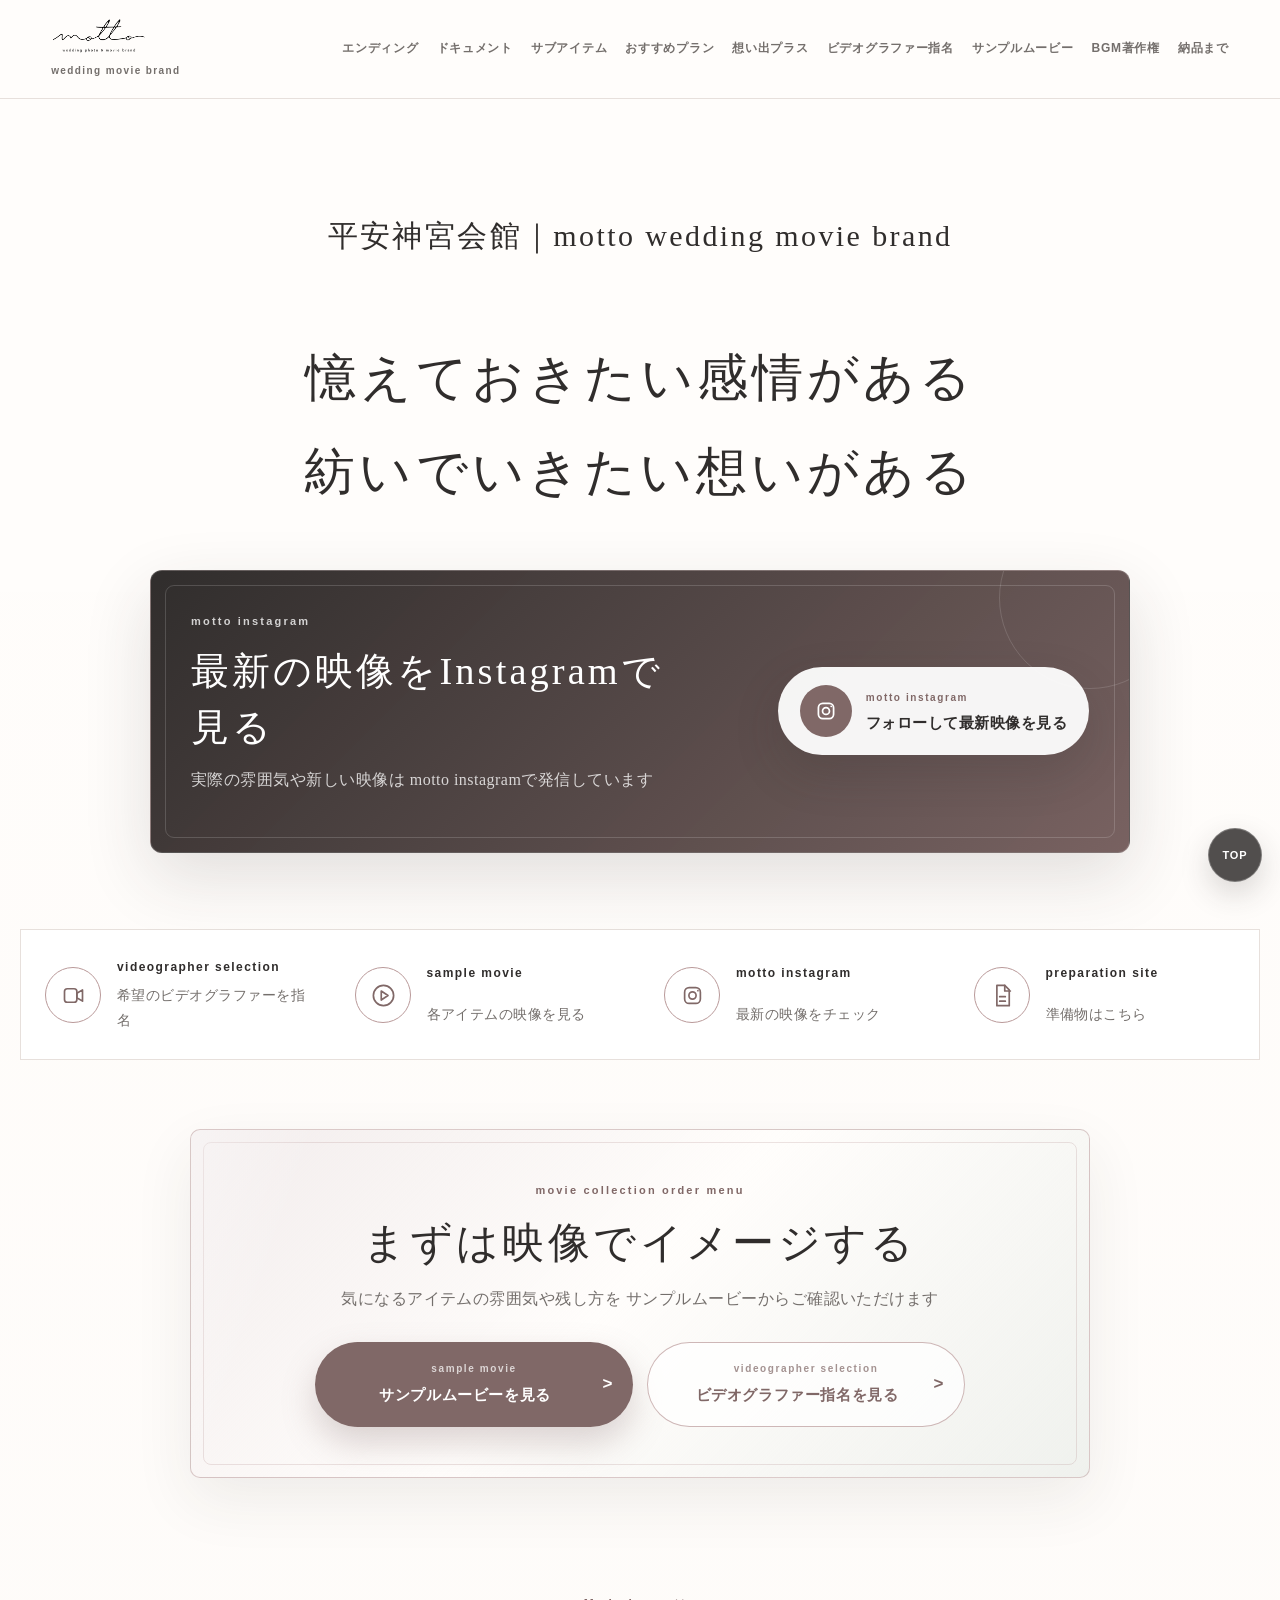
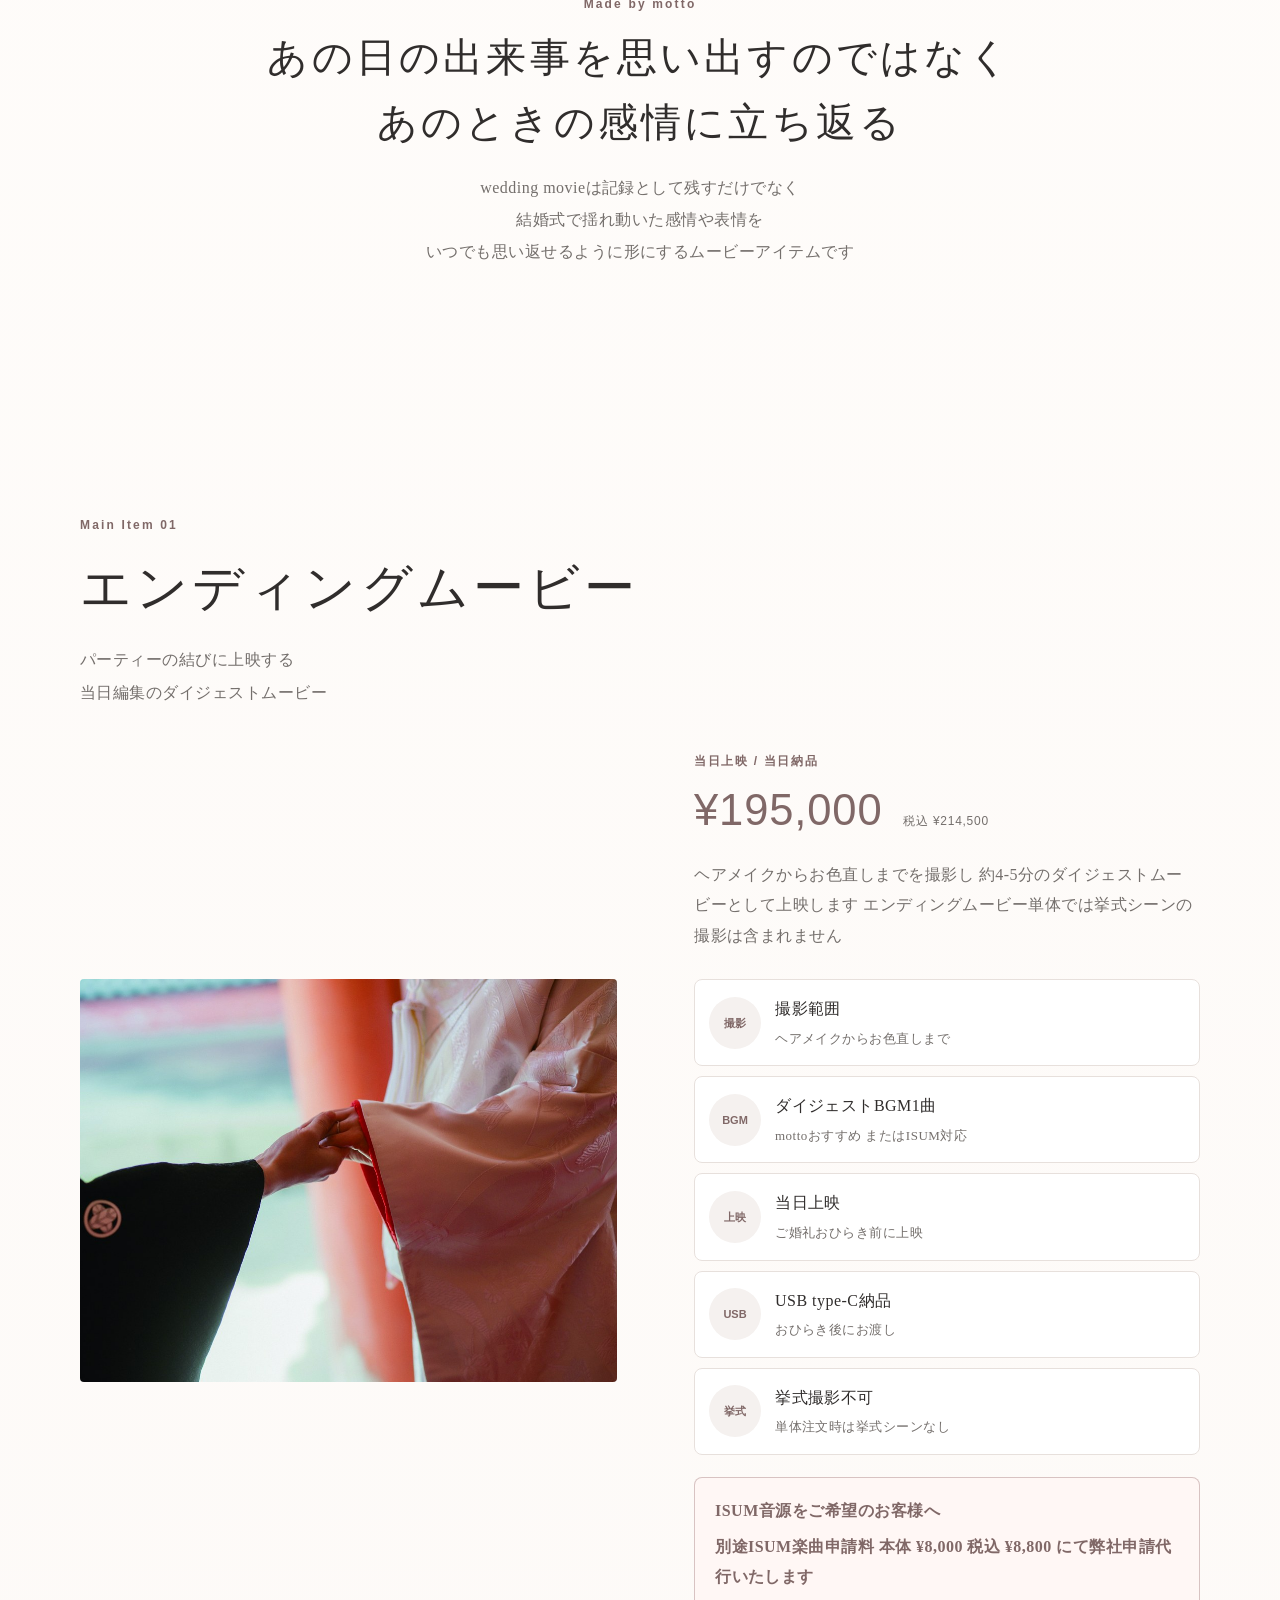
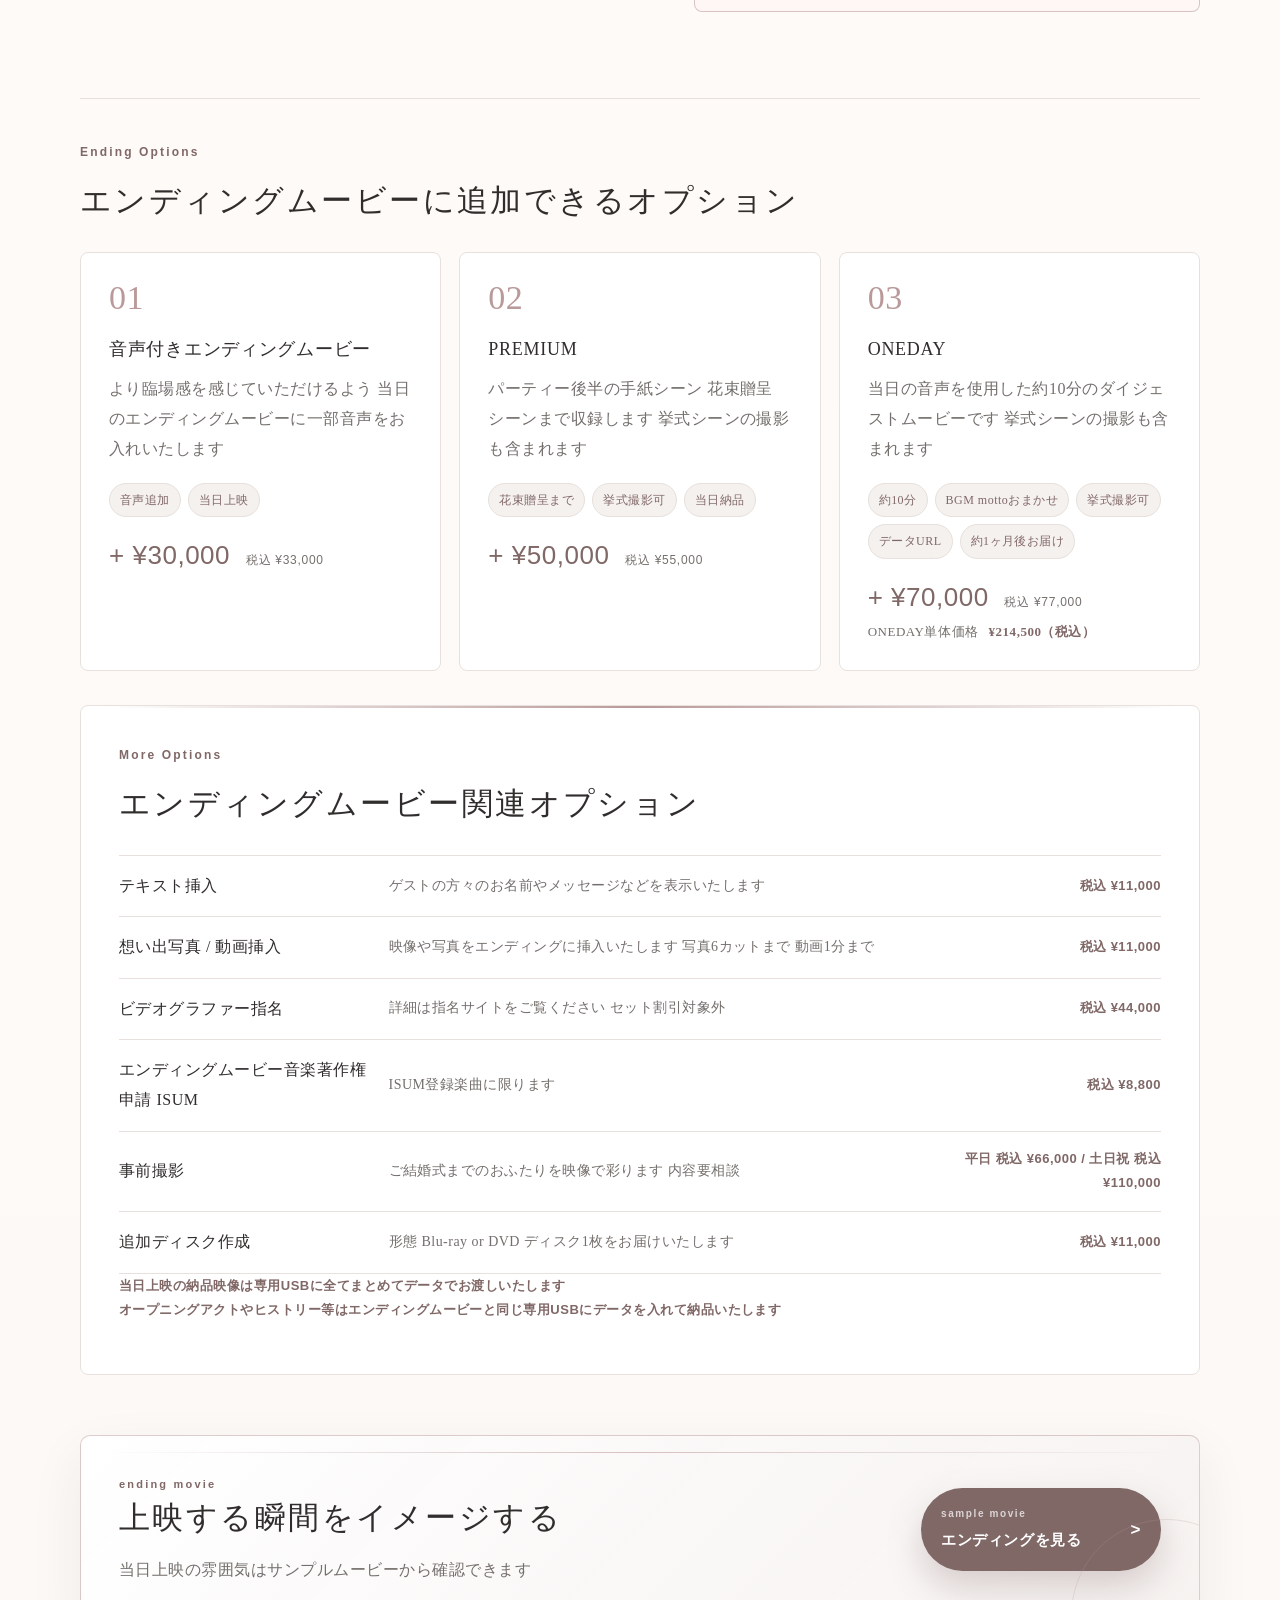
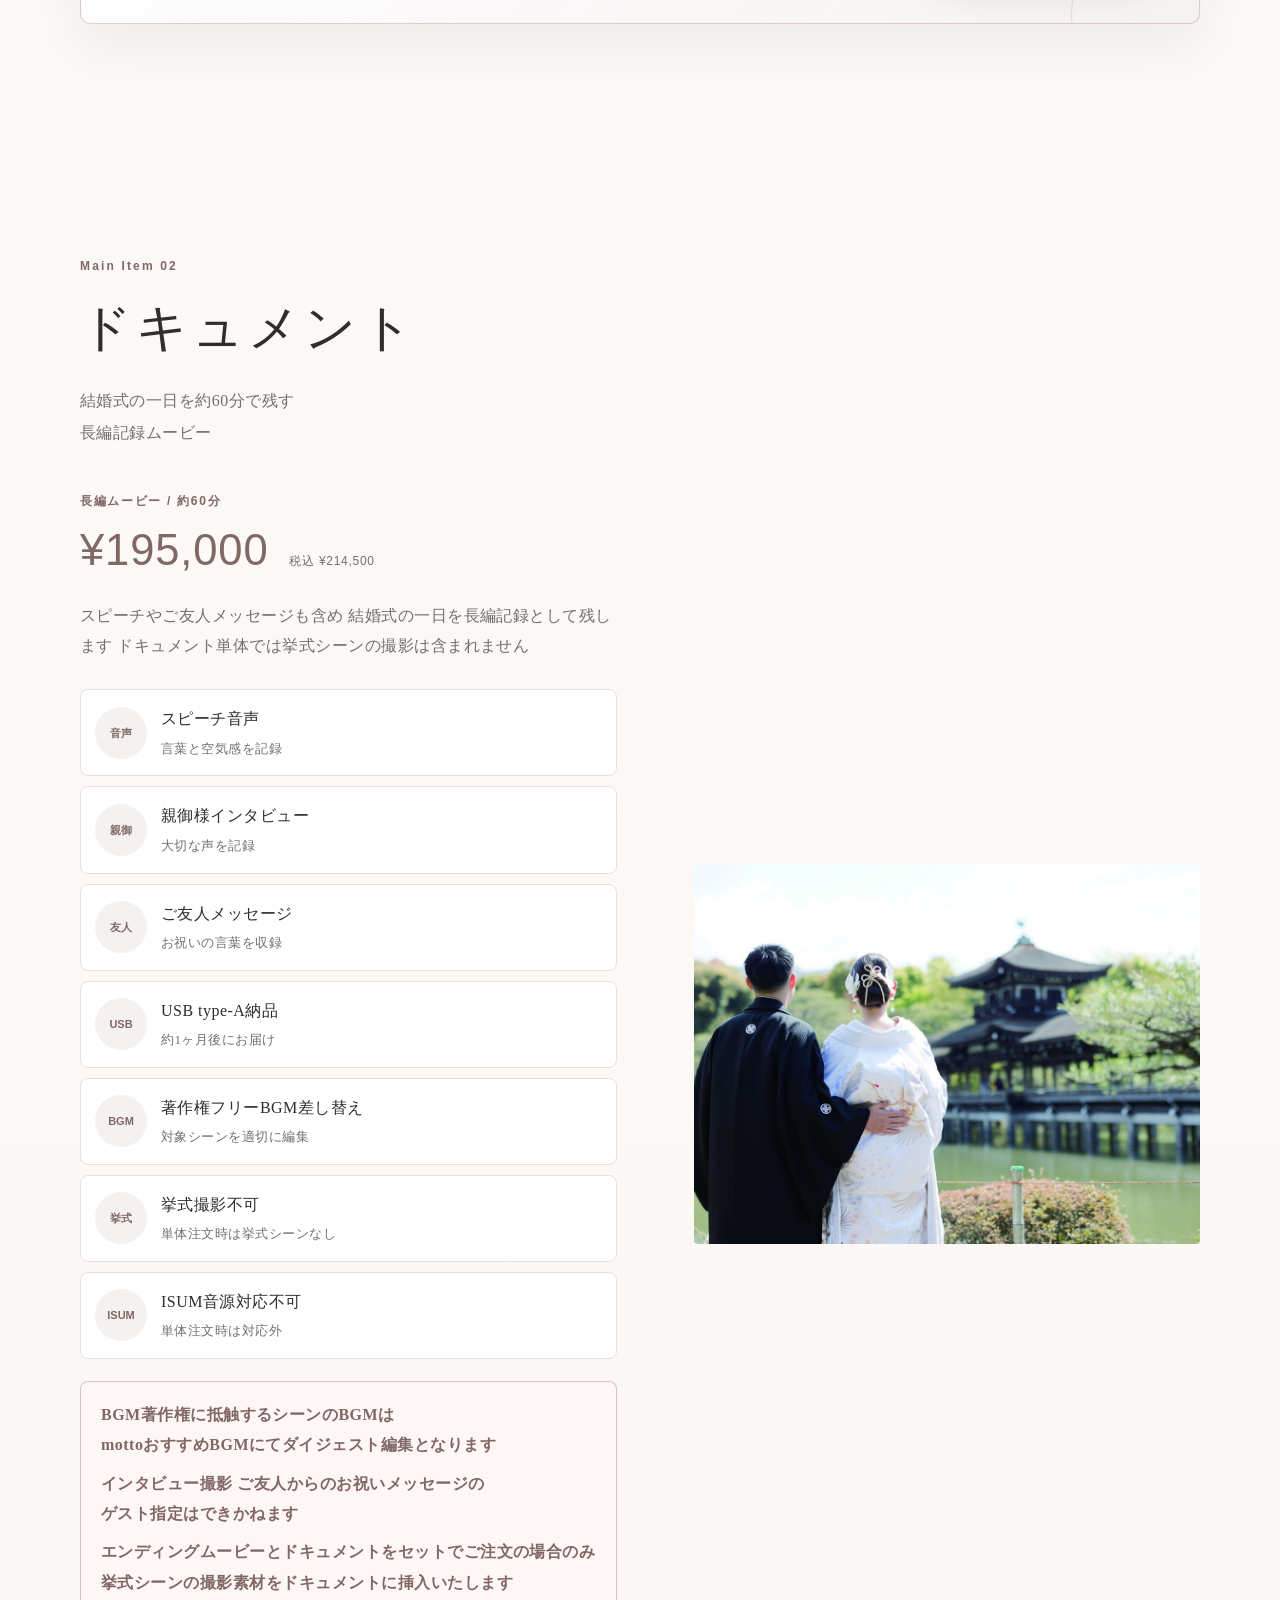
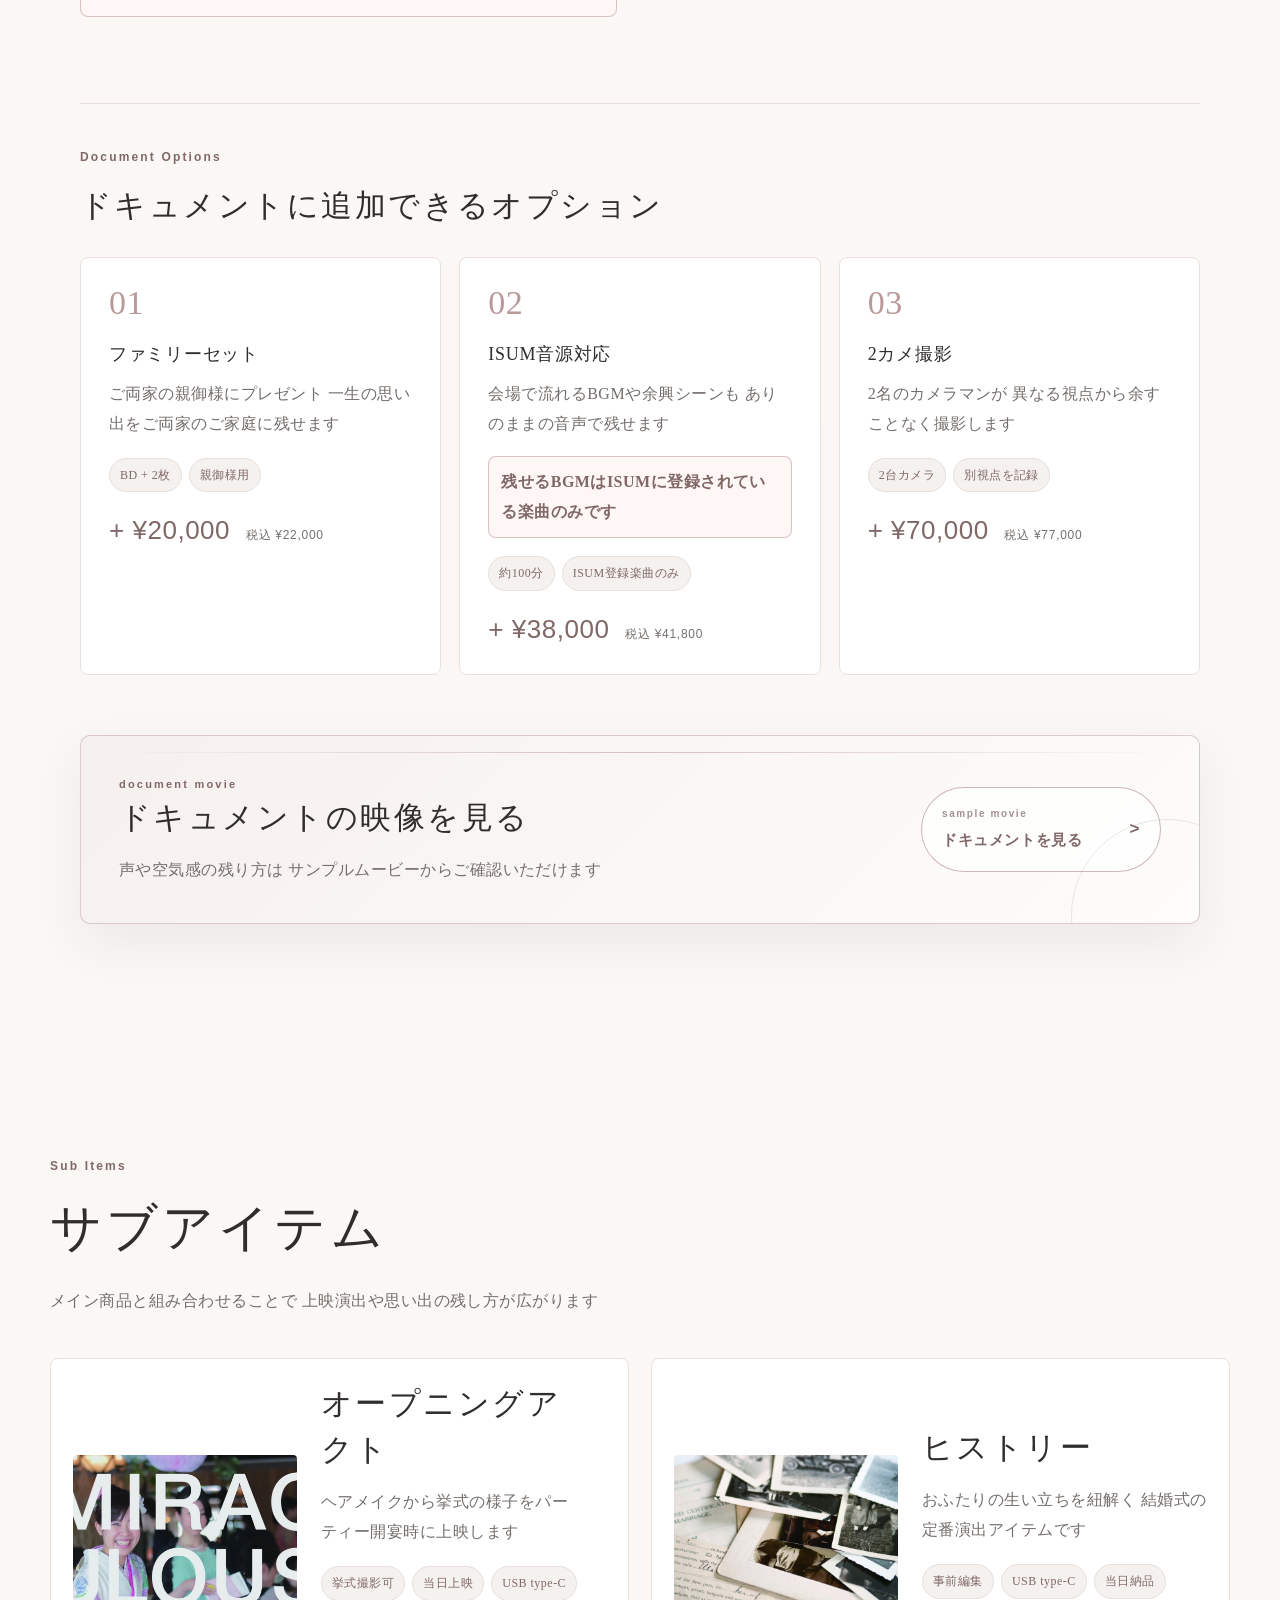
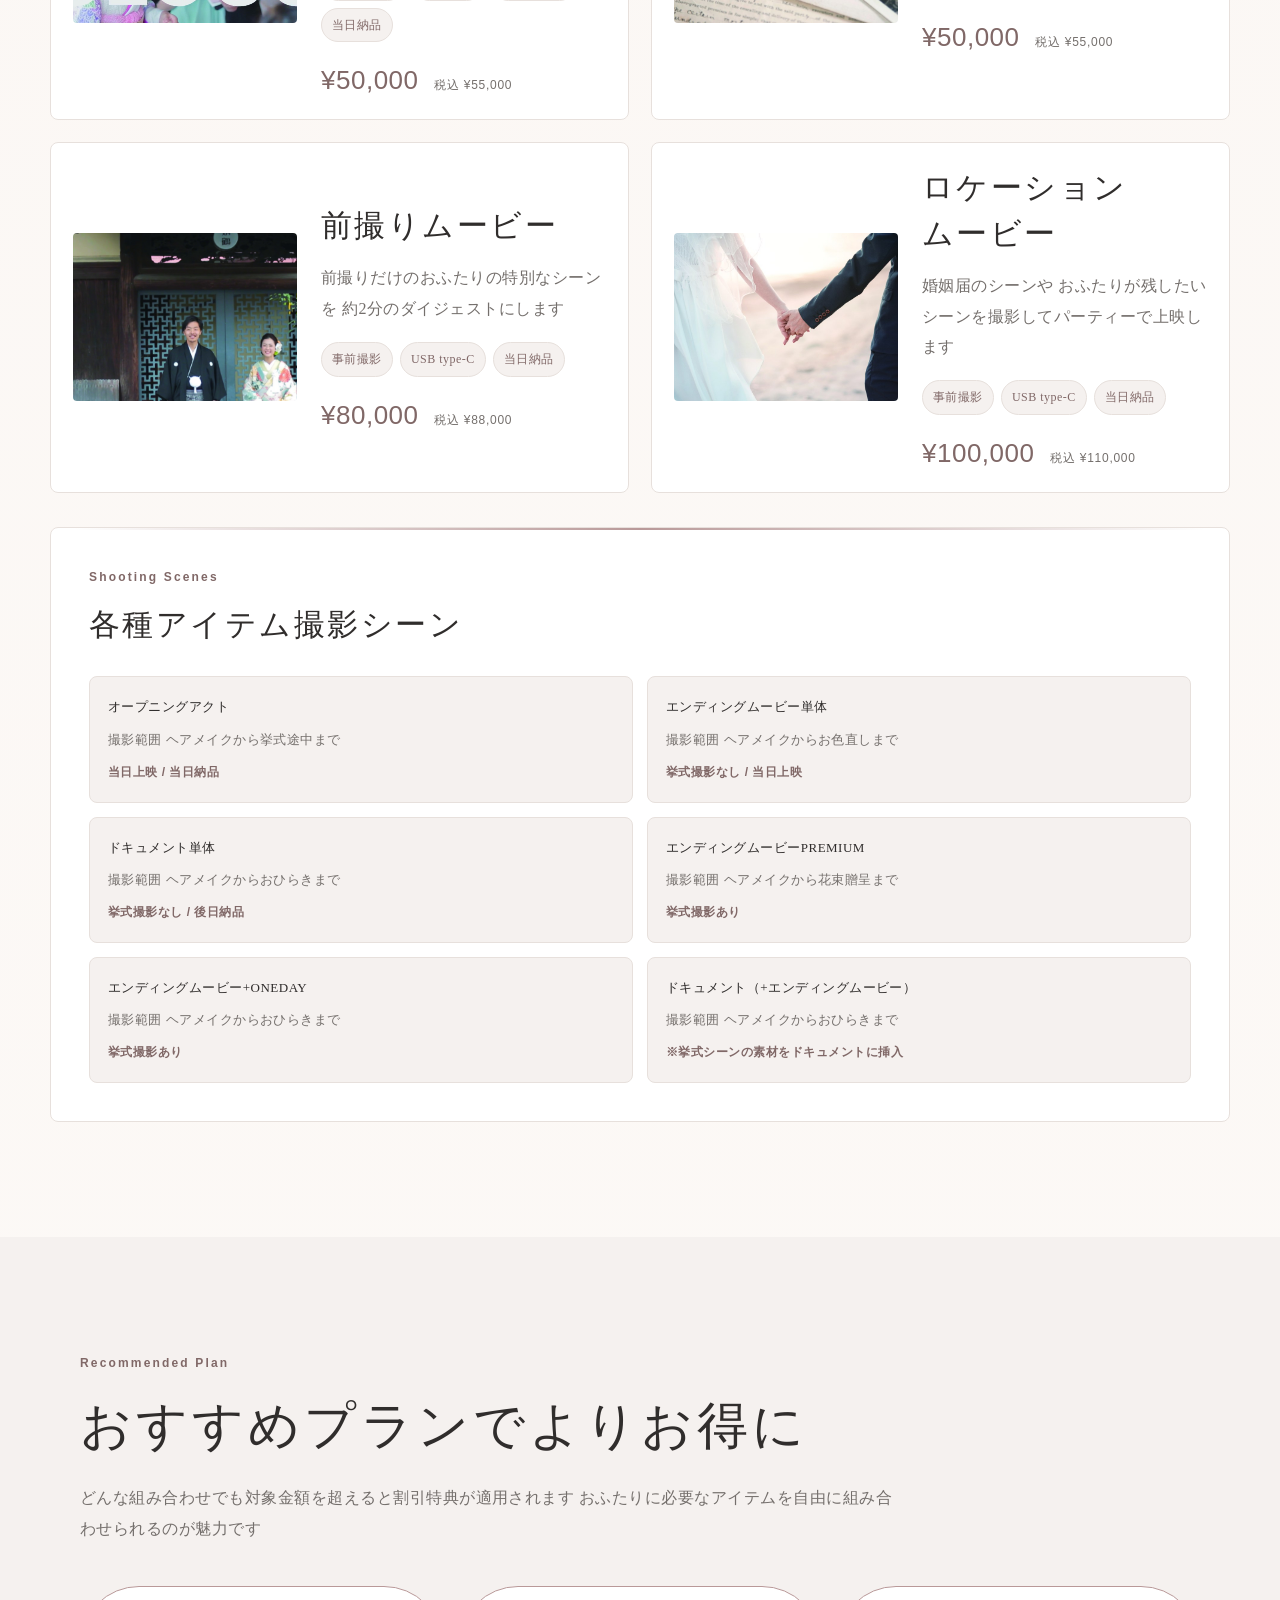
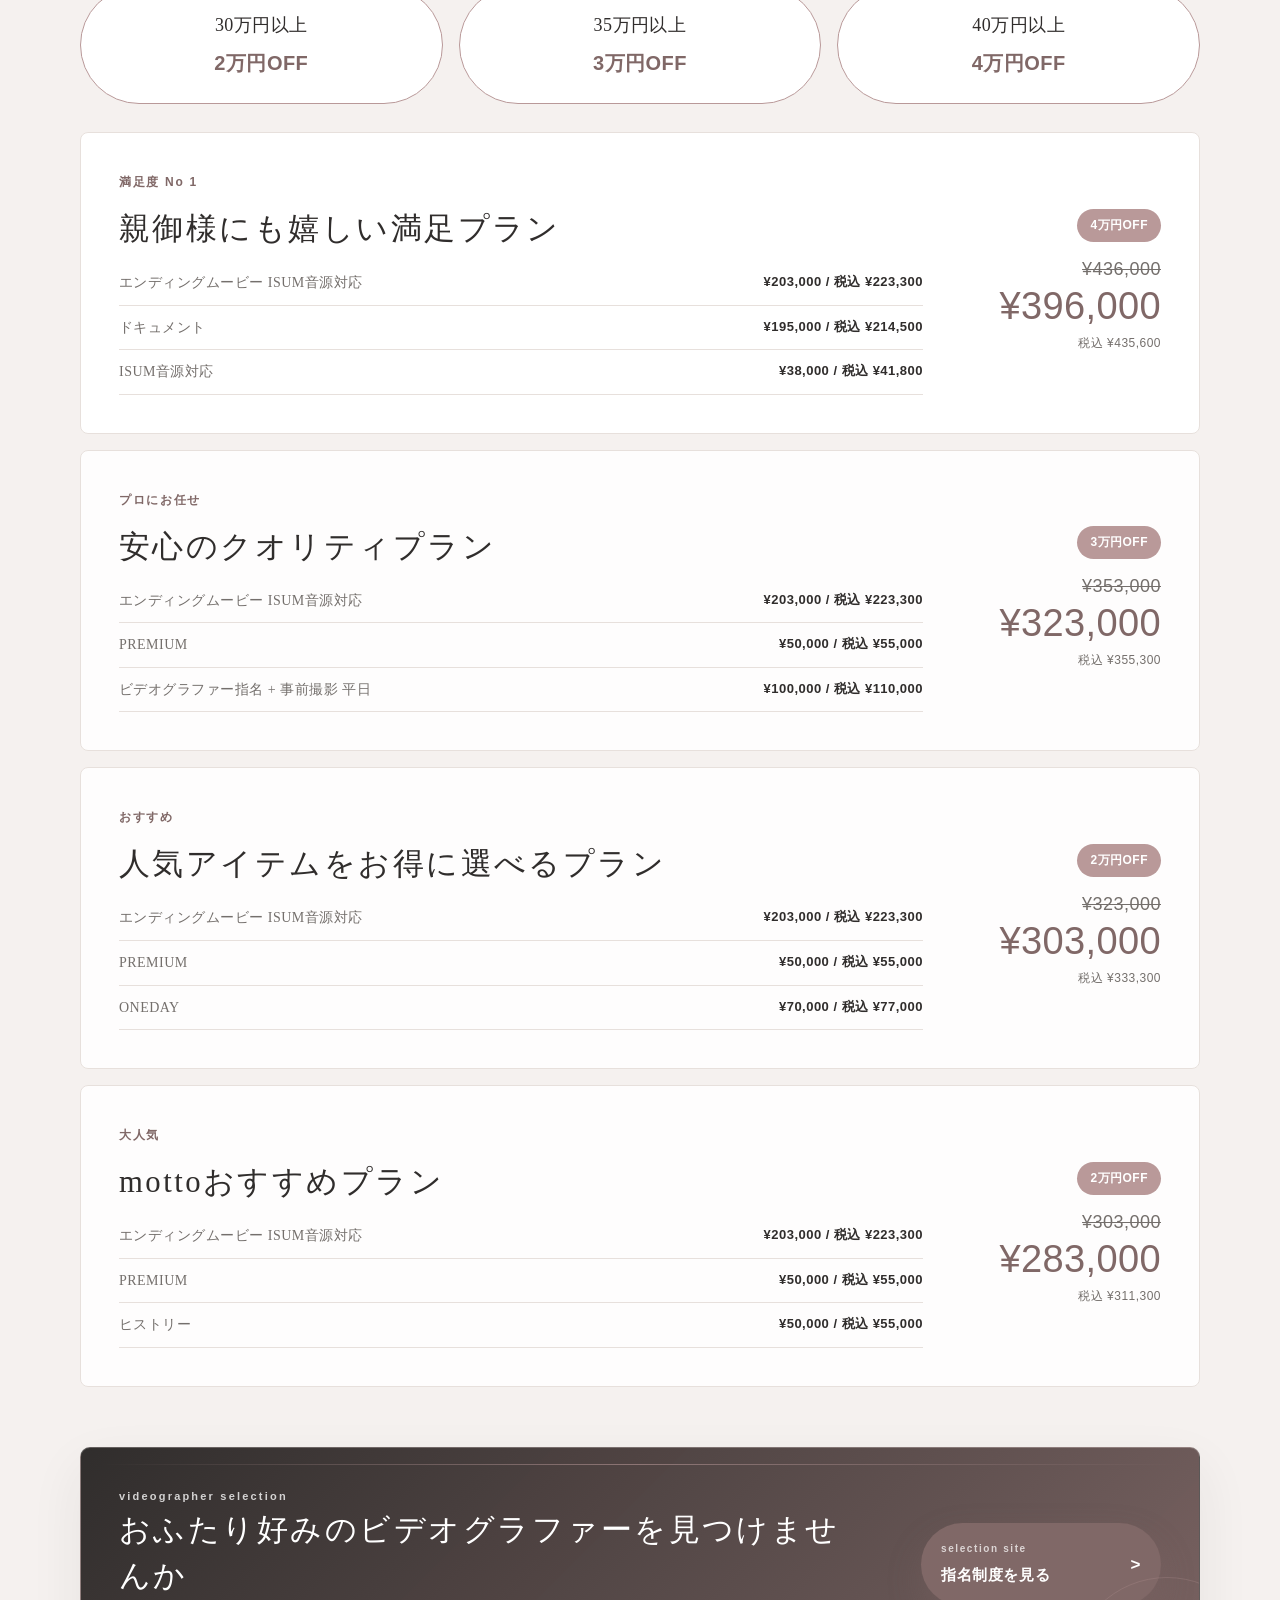
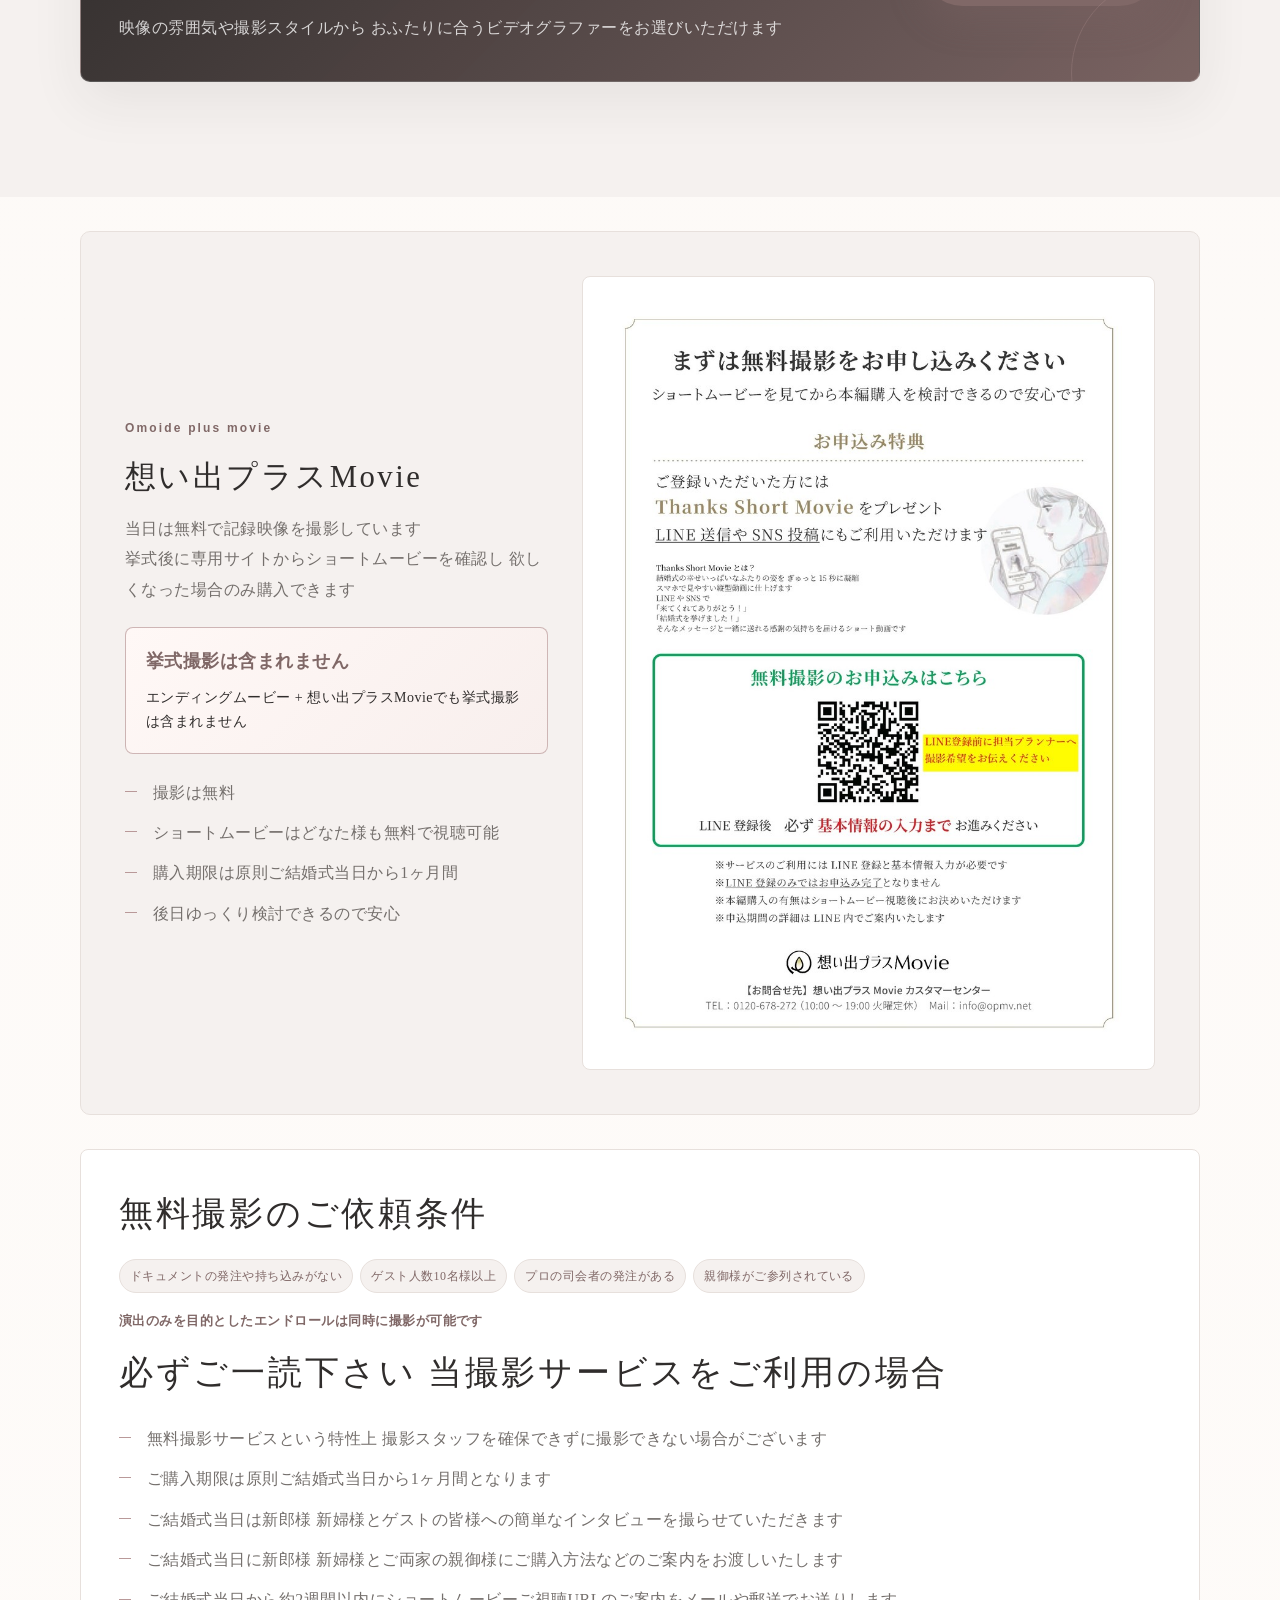
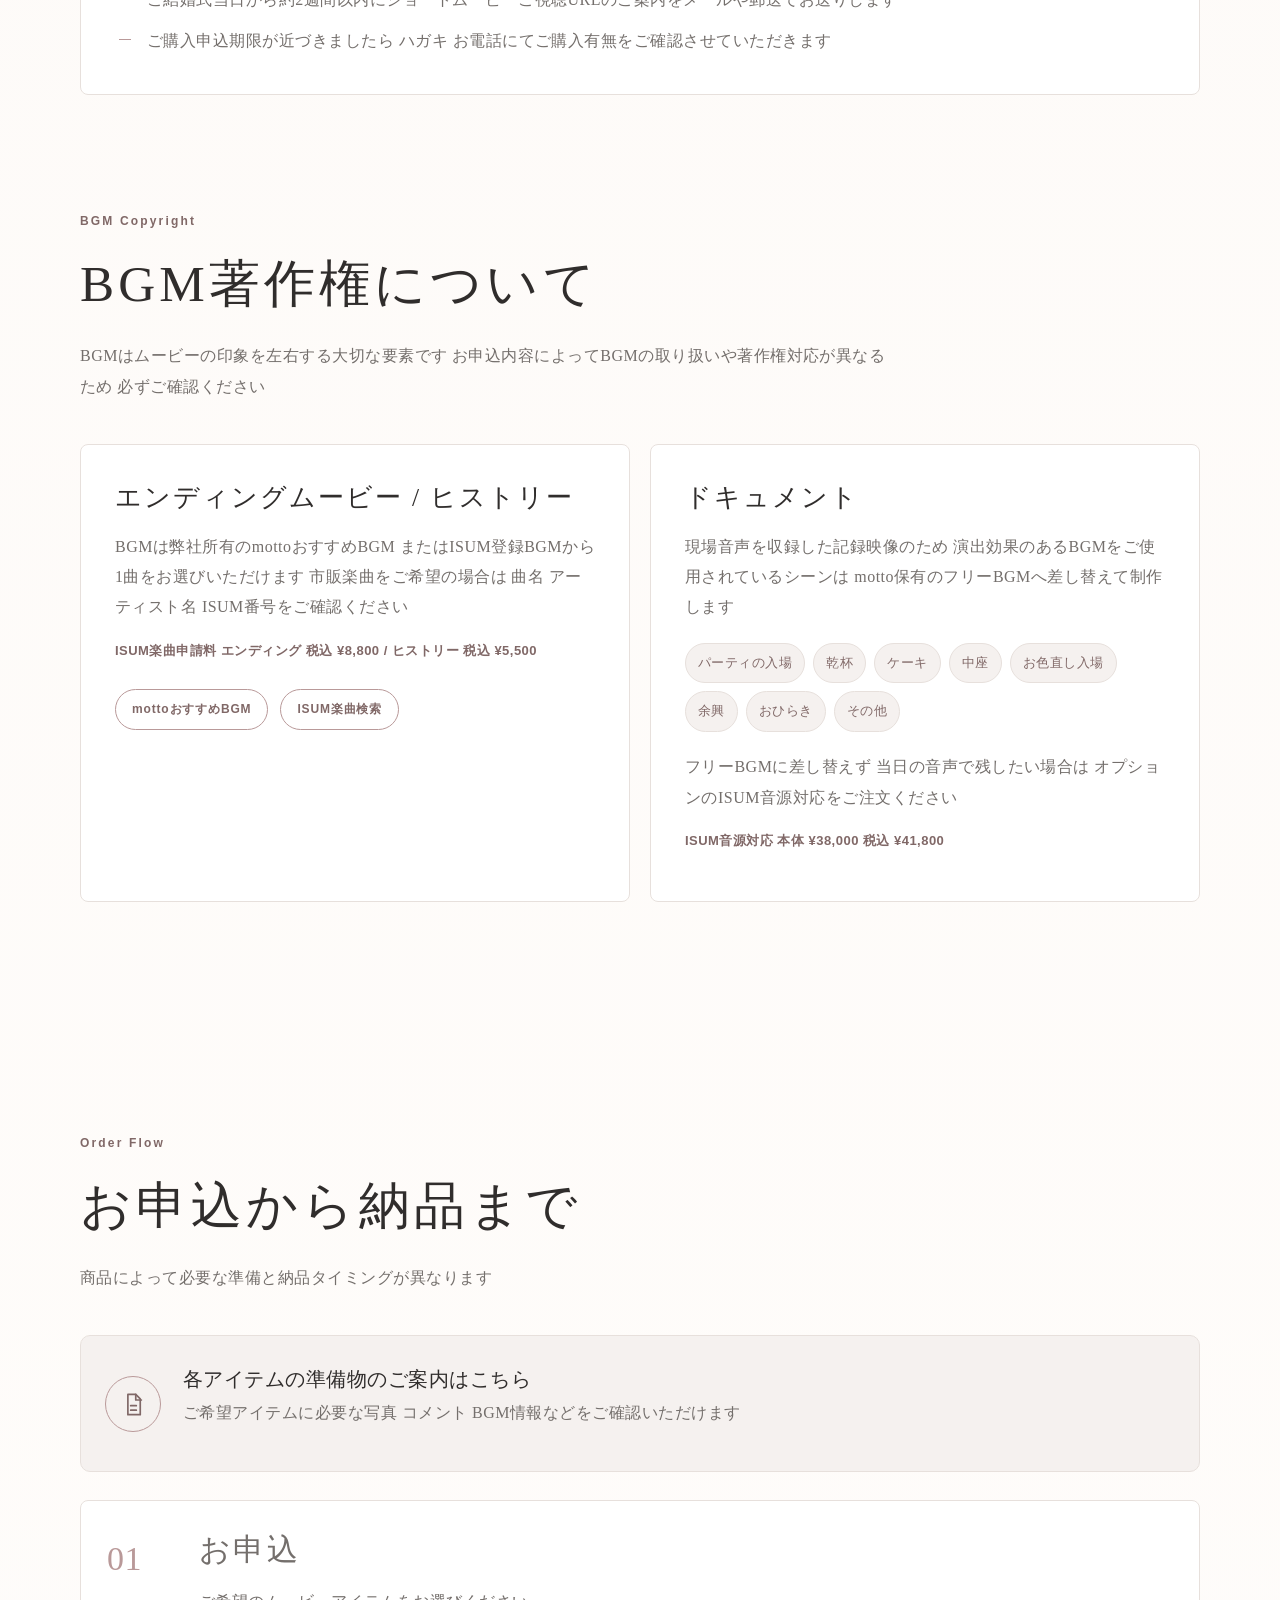
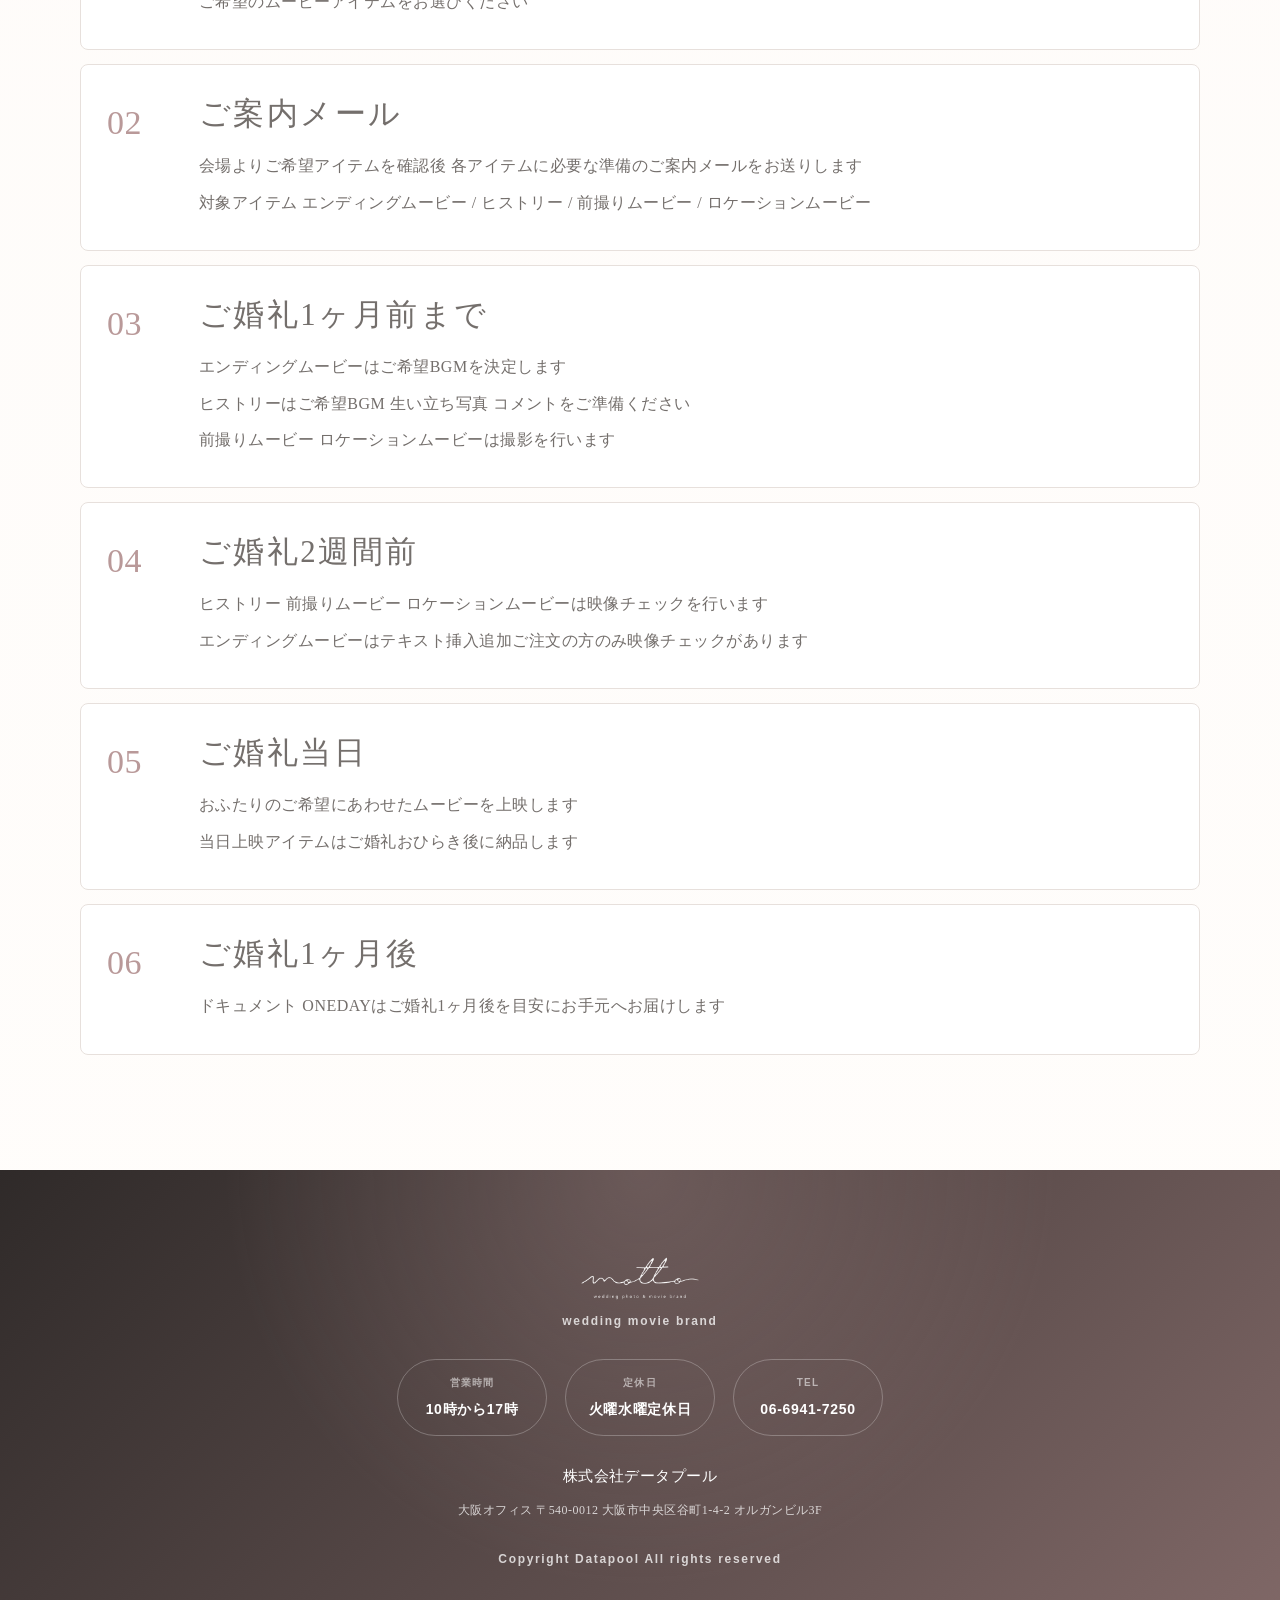
<file: index.html>
<!doctype html>
<html lang="ja">
  <head>
    <meta charset="utf-8" />
    <meta name="viewport" content="width=device-width, initial-scale=1" />
    <title>平安神宮会館 Wedding Movie | motto movie collection</title>
    <meta name="description" content="平安神宮会館専用のmottoウェディングムービー商品紹介ページ" />
    <link rel="stylesheet" href="./styles.css" />
  </head>
  <body>
    <header class="site-header" aria-label="サイトヘッダー">
      <a class="brand" href="#top" aria-label="Wedding Movie top">
        <img data-config-image="logo" src="./assets/motto-logo.png" alt="motto" />
        <span>wedding movie brand</span>
      </a>
      <nav class="nav" aria-label="ページ内ナビゲーション">
        <a href="#ending">エンディング</a>
        <a href="#document">ドキュメント</a>
        <a href="#sub-items">サブアイテム</a>
        <a href="#plans">おすすめプラン</a>
        <a href="#omoide-plus">想い出プラス</a>
        <a data-config-link="videographer" href="https://sites.google.com/datapool.co.jp/videographer-selection/top">ビデオグラファー指名</a>
        <a data-config-link="sampleMovie" href="https://sites.google.com/datapool.co.jp/sample-site-vm/%E5%B9%B3%E5%AE%89%E7%A5%9E%E5%AE%AE%E4%BC%9A%E9%A4%A8?authuser=0">サンプルムービー</a>
        <a href="#bgm">BGM著作権</a>
        <a href="#flow">納品まで</a>
      </nav>
    </header>

    <main id="top">
      <section class="hero-simple" aria-label="motto concept">
        <div class="hero-mark">平安神宮会館｜motto wedding movie brand</div>
        <h1>
          <span>憶えておきたい感情がある</span>
          <span>紡いでいきたい想いがある</span>
        </h1>
      </section>

      <section class="instagram-cta" aria-label="motto instagram follow">
        <div class="instagram-copy">
          <p class="cta-eyebrow">motto instagram</p>
          <h2>最新の映像をInstagramで見る</h2>
          <p>実際の雰囲気や新しい映像は motto instagramで発信しています</p>
        </div>
        <a class="insta-follow-button" data-config-link="instagram" href="https://www.instagram.com/motto_wd">
          <span class="insta-icon" aria-hidden="true">
            <svg viewBox="0 0 24 24"><rect x="5" y="5" width="14" height="14" rx="4"/><circle cx="12" cy="12" r="3.2"/><path d="M16.8 7.7h.01"/></svg>
          </span>
          <span>motto instagram</span>
          <strong>フォローして最新映像を見る</strong>
        </a>
      </section>

      <section class="link-cards" aria-label="関連リンク">
        <a data-config-link="videographer" class="link-card" href="https://sites.google.com/datapool.co.jp/videographer-selection/top">
          <span class="link-icon" aria-hidden="true">
            <svg viewBox="0 0 24 24"><path d="M4 8.5A2.5 2.5 0 0 1 6.5 6h6A2.5 2.5 0 0 1 15 8.5v7A2.5 2.5 0 0 1 12.5 18h-6A2.5 2.5 0 0 1 4 15.5v-7Z"/><path d="m15 10 5-3v10l-5-3v-4Z"/></svg>
          </span>
          <strong>videographer selection</strong>
          <span>希望のビデオグラファーを指名</span>
        </a>
        <a data-config-link="sampleMovie" class="link-card" href="https://sites.google.com/datapool.co.jp/sample-site-vm/%E5%B9%B3%E5%AE%89%E7%A5%9E%E5%AE%AE%E4%BC%9A%E9%A4%A8?authuser=0">
          <span class="link-icon" aria-hidden="true">
            <svg viewBox="0 0 24 24"><circle cx="12" cy="12" r="9"/><path d="m10 8 6 4-6 4V8Z"/></svg>
          </span>
          <strong>sample movie</strong>
          <span>各アイテムの映像を見る</span>
        </a>
        <a data-config-link="instagram" class="link-card" href="https://www.instagram.com/motto_wd">
          <span class="link-icon" aria-hidden="true">
            <svg viewBox="0 0 24 24"><rect x="5" y="5" width="14" height="14" rx="4"/><circle cx="12" cy="12" r="3.2"/><path d="M16.8 7.7h.01"/></svg>
          </span>
          <strong>motto instagram</strong>
          <span>最新の映像をチェック</span>
        </a>
        <a data-config-link="prepareSite" class="link-card" href="https://sites.google.com/d-wedding.co.jp/m-ver?usp=sharing">
          <span class="link-icon" aria-hidden="true">
            <svg viewBox="0 0 24 24"><path d="M7 3h7l4 4v14H7V3Z"/><path d="M14 3v5h5"/><path d="M9.5 13h5"/><path d="M9.5 17h5"/></svg>
          </span>
          <strong>preparation site</strong>
          <span>準備物はこちら</span>
        </a>
      </section>

      <section class="primary-cta" aria-label="映像確認リンク">
        <p class="cta-eyebrow">movie collection order menu</p>
        <h2>まずは映像でイメージする</h2>
        <p>気になるアイテムの雰囲気や残し方を サンプルムービーからご確認いただけます</p>
        <div class="cta-actions">
          <a class="cta-button primary" data-config-link="sampleMovie" href="https://sites.google.com/datapool.co.jp/sample-site-vm/%E5%B9%B3%E5%AE%89%E7%A5%9E%E5%AE%AE%E4%BC%9A%E9%A4%A8?authuser=0">
            <span>sample movie</span>
            <strong>サンプルムービーを見る</strong>
          </a>
          <a class="cta-button secondary" data-config-link="videographer" href="https://sites.google.com/datapool.co.jp/videographer-selection/top">
            <span>videographer selection</span>
            <strong>ビデオグラファー指名を見る</strong>
          </a>
        </div>
      </section>

      <section class="concept">
        <div class="concept-inner">
          <p class="section-kicker">Made by motto</p>
          <h2>
            <span>あの日の出来事を思い出すのではなく</span>
            <span>あのときの感情に立ち返る</span>
          </h2>
          <p class="lead-lines">
            <span>wedding movieは記録として残すだけでなく</span>
            <span>結婚式で揺れ動いた感情や表情を</span>
            <span>いつでも思い返せるように形にするムービーアイテムです</span>
          </p>
        </div>
      </section>

      <section class="product-section" id="ending">
        <div class="section-label">
          <p class="section-kicker">Main Item 01</p>
          <h2>エンディングムービー</h2>
          <p class="lead-lines"><span>パーティーの結びに上映する</span><span>当日編集のダイジェストムービー</span></p>
        </div>

        <article class="main-product">
          <div class="product-media">
            <img data-config-image="ending" src="./assets/ending.jpg" alt="エンディングムービーのイメージ" />
          </div>
          <div class="product-body">
            <p class="product-subtitle">当日上映 / 当日納品</p>
            <p class="price">¥195,000 <small>税込 ¥214,500</small></p>
            <p>
              ヘアメイクからお色直しまでを撮影し 約4-5分のダイジェストムービーとして上映します
              エンディングムービー単体では挙式シーンの撮影は含まれません
            </p>
            <ul class="icon-list">
              <li><span class="mini-icon">撮影</span><strong>撮影範囲</strong><small>ヘアメイクからお色直しまで</small></li>
              <li><span class="mini-icon">BGM</span><strong>ダイジェストBGM1曲</strong><small>mottoおすすめ またはISUM対応</small></li>
              <li><span class="mini-icon">上映</span><strong>当日上映</strong><small>ご婚礼おひらき前に上映</small></li>
              <li><span class="mini-icon">USB</span><strong>USB type-C納品</strong><small>おひらき後にお渡し</small></li>
              <li><span class="mini-icon">挙式</span><strong>挙式撮影不可</strong><small>単体注文時は挙式シーンなし</small></li>
            </ul>
            <div class="important-note">
              <strong>ISUM音源をご希望のお客様へ</strong>
              <p><span>別途ISUM楽曲申請料</span> <span class="nowrap">本体 ¥8,000</span> <span class="nowrap">税込 ¥8,800</span> <span>にて弊社申請代行いたします</span></p>
            </div>
          </div>
        </article>

        <div class="option-group">
          <div class="option-title">
            <p class="section-kicker">Ending Options</p>
            <h3><span class="keep-line">エンディングムービーに追加できる</span><span class="keep-line">オプション</span></h3>
          </div>
          <div class="option-grid">
            <article class="option-card">
              <span class="option-num">01</span>
              <h4>音声付きエンディングムービー</h4>
              <p>より臨場感を感じていただけるよう 当日のエンディングムービーに一部音声をお入れいたします</p>
              <ul class="simple-tags"><li>音声追加</li><li>当日上映</li></ul>
              <p class="option-price">+ ¥30,000 <small>税込 ¥33,000</small></p>
            </article>
            <article class="option-card">
              <span class="option-num">02</span>
              <h4>PREMIUM</h4>
              <p>パーティー後半の手紙シーン 花束贈呈シーンまで収録します 挙式シーンの撮影も含まれます</p>
              <ul class="simple-tags"><li>花束贈呈まで</li><li>挙式撮影可</li><li>当日納品</li></ul>
              <p class="option-price">+ ¥50,000 <small>税込 ¥55,000</small></p>
            </article>
            <article class="option-card">
              <span class="option-num">03</span>
              <h4>ONEDAY</h4>
              <p>当日の音声を使用した約10分のダイジェストムービーです 挙式シーンの撮影も含まれます</p>
              <ul class="simple-tags"><li>約10分</li><li>BGM mottoおまかせ</li><li>挙式撮影可</li><li>データURL</li><li>約1ヶ月後お届け</li></ul>
              <p class="option-price">+ ¥70,000 <small>税込 ¥77,000</small></p>
              <p class="option-single-price"><span class="option-single-label">ONEDAY単体価格</span><span class="option-single-value">¥214,500（税込）</span></p>
            </article>
          </div>
        </div>

        <div class="detail-panel">
          <div class="option-title">
            <p class="section-kicker">More Options</p>
            <h3><span class="keep-line">エンディングムービー関連</span><span class="keep-line">オプション</span></h3>
          </div>
          <div class="detail-list">
            <div><strong>テキスト挿入</strong><span>ゲストの方々のお名前やメッセージなどを表示いたします</span><em>税込 ¥11,000</em></div>
            <div><strong>想い出写真 / 動画挿入</strong><span>映像や写真をエンディングに挿入いたします 写真6カットまで 動画1分まで</span><em>税込 ¥11,000</em></div>
            <div><strong>ビデオグラファー指名</strong><span>詳細は指名サイトをご覧ください セット割引対象外</span><em>税込 ¥44,000</em></div>
            <div><strong>エンディングムービー音楽著作権申請 ISUM</strong><span>ISUM登録楽曲に限ります</span><em>税込 ¥8,800</em></div>
            <div><strong>事前撮影</strong><span>ご結婚式までのおふたりを映像で彩ります 内容要相談</span><em>平日 税込 ¥66,000 / 土日祝 税込 ¥110,000</em></div>
            <div><strong>追加ディスク作成</strong><span>形態 Blu-ray or DVD ディスク1枚をお届けいたします</span><em>税込 ¥11,000</em></div>
          </div>
          <p class="note">当日上映の納品映像は専用USBに全てまとめてデータでお渡しいたします<br />オープニングアクトやヒストリー等はエンディングムービーと同じ専用USBにデータを入れて納品いたします</p>
        </div>

        <section class="section-cta" aria-label="エンディングムービー確認リンク">
          <div>
            <p class="cta-eyebrow">ending movie</p>
            <h3>上映する瞬間をイメージする</h3>
            <p>当日上映の雰囲気はサンプルムービーから確認できます</p>
          </div>
          <a class="cta-button primary" data-config-link="sampleMovie" href="https://sites.google.com/datapool.co.jp/sample-site-vm/%E5%B9%B3%E5%AE%89%E7%A5%9E%E5%AE%AE%E4%BC%9A%E9%A4%A8?authuser=0">
            <span>sample movie</span>
            <strong>エンディングを見る</strong>
          </a>
        </section>
      </section>

      <section class="product-section" id="document">
        <div class="section-label">
          <p class="section-kicker">Main Item 02</p>
          <h2>ドキュメント</h2>
          <p class="lead-lines"><span>結婚式の一日を約60分で残す</span><span>長編記録ムービー</span></p>
        </div>

        <article class="main-product reverse">
          <div class="product-media">
            <img data-config-image="document" src="./assets/document.jpg" alt="ドキュメントムービーのイメージ" />
          </div>
          <div class="product-body">
            <p class="product-subtitle">長編ムービー / 約60分</p>
            <p class="price">¥195,000 <small>税込 ¥214,500</small></p>
            <p>
              スピーチやご友人メッセージも含め 結婚式の一日を長編記録として残します
              ドキュメント単体では挙式シーンの撮影は含まれません
            </p>
            <ul class="icon-list">
              <li><span class="mini-icon">音声</span><strong>スピーチ音声</strong><small>言葉と空気感を記録</small></li>
              <li><span class="mini-icon">親御</span><strong>親御様インタビュー</strong><small>大切な声を記録</small></li>
              <li><span class="mini-icon">友人</span><strong>ご友人メッセージ</strong><small>お祝いの言葉を収録</small></li>
              <li><span class="mini-icon">USB</span><strong>USB type-A納品</strong><small>約1ヶ月後にお届け</small></li>
              <li><span class="mini-icon">BGM</span><strong>著作権フリーBGM差し替え</strong><small>対象シーンを適切に編集</small></li>
              <li><span class="mini-icon">挙式</span><strong>挙式撮影不可</strong><small>単体注文時は挙式シーンなし</small></li>
              <li><span class="mini-icon">ISUM</span><strong>ISUM音源対応不可</strong><small>単体注文時は対応外</small></li>
            </ul>
            <div class="notice-box">
              <p><span>BGM著作権に抵触するシーンのBGMは</span><span>mottoおすすめBGMにてダイジェスト編集となります</span></p>
              <p><span>インタビュー撮影 ご友人からのお祝いメッセージの</span><span>ゲスト指定はできかねます</span></p>
              <p><span>エンディングムービーとドキュメントをセットでご注文の場合のみ</span><span>挙式シーンの撮影素材をドキュメントに挿入いたします</span></p>
            </div>
          </div>
        </article>

        <div class="option-group">
          <div class="option-title">
            <p class="section-kicker">Document Options</p>
            <h3>ドキュメントに追加できるオプション</h3>
          </div>
          <div class="option-grid">
            <article class="option-card">
              <span class="option-num">01</span>
              <h4>ファミリーセット</h4>
              <p>ご両家の親御様にプレゼント 一生の思い出をご両家のご家庭に残せます</p>
              <ul class="simple-tags"><li>BD + 2枚</li><li>親御様用</li></ul>
              <p class="option-price">+ ¥20,000 <small>税込 ¥22,000</small></p>
            </article>
            <article class="option-card">
              <span class="option-num">02</span>
              <h4>ISUM音源対応</h4>
              <p>会場で流れるBGMや余興シーンも ありのままの音声で残せます</p>
              <p class="option-caution">残せるBGMはISUMに登録されている楽曲のみです</p>
              <ul class="simple-tags"><li>約100分</li><li>ISUM登録楽曲のみ</li></ul>
              <p class="option-price">+ ¥38,000 <small>税込 ¥41,800</small></p>
            </article>
            <article class="option-card">
              <span class="option-num">03</span>
              <h4>2カメ撮影</h4>
              <p>2名のカメラマンが 異なる視点から余すことなく撮影します</p>
              <ul class="simple-tags"><li>2台カメラ</li><li>別視点を記録</li></ul>
              <p class="option-price">+ ¥70,000 <small>税込 ¥77,000</small></p>
            </article>
          </div>
        </div>

        <section class="section-cta muted" aria-label="ドキュメントサンプルリンク">
          <div>
            <p class="cta-eyebrow">document movie</p>
            <h3>ドキュメントの映像を見る</h3>
            <p>声や空気感の残り方は サンプルムービーからご確認いただけます</p>
          </div>
          <a class="cta-button secondary" data-config-link="sampleMovie" href="https://sites.google.com/datapool.co.jp/sample-site-vm/%E5%B9%B3%E5%AE%89%E7%A5%9E%E5%AE%AE%E4%BC%9A%E9%A4%A8?authuser=0">
            <span>sample movie</span>
            <strong>ドキュメントを見る</strong>
          </a>
        </section>
      </section>

      <section class="product-section sub-section" id="sub-items">
        <div class="section-label">
          <p class="section-kicker">Sub Items</p>
          <h2>サブアイテム</h2>
          <p>メイン商品と組み合わせることで 上映演出や思い出の残し方が広がります</p>
        </div>

        <div class="sub-grid">
          <article class="sub-card">
            <img data-config-image="opening" src="./assets/opening.jpg" alt="オープニングアクトのイメージ" />
            <div>
              <h3>オープニングアクト</h3>
              <p>ヘアメイクから挙式の様子をパーティー開宴時に上映します</p>
              <ul class="simple-tags"><li>挙式撮影可</li><li>当日上映</li><li>USB type-C</li><li>当日納品</li></ul>
              <p class="option-price">¥50,000 <small>税込 ¥55,000</small></p>
            </div>
          </article>
          <article class="sub-card">
            <img data-config-image="history" src="./assets/history.jpg" alt="ヒストリーのイメージ" />
            <div>
              <h3>ヒストリー</h3>
              <p>おふたりの生い立ちを紐解く 結婚式の定番演出アイテムです</p>
              <ul class="simple-tags"><li>事前編集</li><li>USB type-C</li><li>当日納品</li></ul>
              <p class="option-price">¥50,000 <small>税込 ¥55,000</small></p>
            </div>
          </article>
          <article class="sub-card">
            <img data-config-image="prewedding" src="./assets/prewedding.jpg" alt="前撮りムービーのイメージ" />
            <div>
              <h3>前撮りムービー</h3>
              <p>前撮りだけのおふたりの特別なシーンを 約2分のダイジェストにします</p>
              <ul class="simple-tags"><li>事前撮影</li><li>USB type-C</li><li>当日納品</li></ul>
              <p class="option-price">¥80,000 <small>税込 ¥88,000</small></p>
            </div>
          </article>
          <article class="sub-card">
            <img data-config-image="location" src="./assets/location.jpg" alt="ロケーションムービーのイメージ" />
            <div>
              <h3>ロケーションムービー</h3>
              <p>婚姻届のシーンや おふたりが残したいシーンを撮影してパーティーで上映します</p>
              <ul class="simple-tags"><li>事前撮影</li><li>USB type-C</li><li>当日納品</li></ul>
              <p class="option-price">¥100,000 <small>税込 ¥110,000</small></p>
            </div>
          </article>
        </div>

        <div class="scene-panel">
          <div class="option-title">
            <p class="section-kicker">Shooting Scenes</p>
            <h3>各種アイテム撮影シーン</h3>
          </div>
          <div class="scene-bars">
            <div><strong>オープニングアクト</strong><small>撮影範囲  ヘアメイクから挙式途中まで</small><em>当日上映 / 当日納品</em></div>
            <div><strong>エンディングムービー単体</strong><small>撮影範囲  ヘアメイクからお色直しまで</small><em>挙式撮影なし / 当日上映</em></div>
            <div><strong>ドキュメント単体</strong><small>撮影範囲  ヘアメイクからおひらきまで</small><em>挙式撮影なし / 後日納品</em></div>
            <div><strong>エンディングムービーPREMIUM</strong><small>撮影範囲  ヘアメイクから花束贈呈まで</small><em>挙式撮影あり</em></div>
            <div><strong>エンディングムービー+ONEDAY</strong><small>撮影範囲  ヘアメイクからおひらきまで</small><em>挙式撮影あり</em></div>
            <div><strong>ドキュメント（+エンディングムービー）</strong><small>撮影範囲  ヘアメイクからおひらきまで</small><em>※挙式シーンの素材をドキュメントに挿入</em></div>
          </div>
        </div>

      </section>

      <section class="plan-section" id="plans">
        <div class="section-label">
          <p class="section-kicker">Recommended Plan</p>
          <h2>おすすめプランでよりお得に</h2>
          <p>
            どんな組み合わせでも対象金額を超えると割引特典が適用されます
            おふたりに必要なアイテムを自由に組み合わせられるのが魅力です
          </p>
        </div>

        <div class="discount-rule">
          <div><strong>30万円以上</strong><span>2万円OFF</span></div>
          <div><strong>35万円以上</strong><span>3万円OFF</span></div>
          <div><strong>40万円以上</strong><span>4万円OFF</span></div>
        </div>

        <div class="plan-list">
          <article class="plan-card highlight">
            <div>
              <p class="product-subtitle">満足度 No 1</p>
              <h3>親御様にも嬉しい満足プラン</h3>
              <ul class="plan-items">
                <li><span>エンディングムービー ISUM音源対応</span><strong>¥203,000 / 税込 ¥223,300</strong></li>
                <li><span>ドキュメント</span><strong>¥195,000 / 税込 ¥214,500</strong></li>
                <li><span>ISUM音源対応</span><strong>¥38,000 / 税込 ¥41,800</strong></li>
              </ul>
            </div>
            <div class="plan-price">
              <span>4万円OFF</span>
              <del>¥436,000</del>
              <strong>¥396,000</strong>
              <small>税込 ¥435,600</small>
            </div>
          </article>

          <article class="plan-card">
            <div>
              <p class="product-subtitle">プロにお任せ</p>
              <h3>安心のクオリティプラン</h3>
              <ul class="plan-items">
                <li><span>エンディングムービー ISUM音源対応</span><strong>¥203,000 / 税込 ¥223,300</strong></li>
                <li><span>PREMIUM</span><strong>¥50,000 / 税込 ¥55,000</strong></li>
                <li><span>ビデオグラファー指名 + 事前撮影 平日</span><strong>¥100,000 / 税込 ¥110,000</strong></li>
              </ul>
            </div>
            <div class="plan-price">
              <span>3万円OFF</span>
              <del>¥353,000</del>
              <strong>¥323,000</strong>
              <small>税込 ¥355,300</small>
            </div>
          </article>

          <article class="plan-card">
            <div>
              <p class="product-subtitle">おすすめ</p>
              <h3>人気アイテムをお得に選べるプラン</h3>
              <ul class="plan-items">
                <li><span>エンディングムービー ISUM音源対応</span><strong>¥203,000 / 税込 ¥223,300</strong></li>
                <li><span>PREMIUM</span><strong>¥50,000 / 税込 ¥55,000</strong></li>
                <li><span>ONEDAY</span><strong>¥70,000 / 税込 ¥77,000</strong></li>
              </ul>
            </div>
            <div class="plan-price">
              <span>2万円OFF</span>
              <del>¥323,000</del>
              <strong>¥303,000</strong>
              <small>税込 ¥333,300</small>
            </div>
          </article>

          <article class="plan-card">
            <div>
              <p class="product-subtitle">大人気</p>
              <h3>mottoおすすめプラン</h3>
              <ul class="plan-items">
                <li><span>エンディングムービー ISUM音源対応</span><strong>¥203,000 / 税込 ¥223,300</strong></li>
                <li><span>PREMIUM</span><strong>¥50,000 / 税込 ¥55,000</strong></li>
                <li><span>ヒストリー</span><strong>¥50,000 / 税込 ¥55,000</strong></li>
              </ul>
            </div>
            <div class="plan-price">
              <span>2万円OFF</span>
              <del>¥303,000</del>
              <strong>¥283,000</strong>
              <small>税込 ¥311,300</small>
            </div>
          </article>
        </div>

        <section class="section-cta dark" aria-label="おすすめプラン確認リンク">
          <div>
            <p class="cta-eyebrow">videographer selection</p>
            <h3>おふたり好みのビデオグラファーを見つけませんか</h3>
            <p>映像の雰囲気や撮影スタイルから おふたりに合うビデオグラファーをお選びいただけます</p>
          </div>
          <a class="cta-button primary" data-config-link="videographer" href="https://sites.google.com/datapool.co.jp/videographer-selection/top">
            <span>selection site</span>
            <strong>指名制度を見る</strong>
          </a>
        </section>
      </section>

      <article class="memory-section" id="omoide-plus">
        <div class="memory-copy">
          <p class="section-kicker">Omoide plus movie</p>
          <h3>想い出プラスMovie</h3>
          <p>
            当日は無料で記録映像を撮影しています<br />
            挙式後に専用サイトからショートムービーを確認し 欲しくなった場合のみ購入できます
          </p>
          <div class="memory-alert" aria-label="想い出プラスMovieの挙式撮影について">
            <strong>挙式撮影は含まれません</strong>
            <span>エンディングムービー + 想い出プラスMovieでも挙式撮影は含まれません</span>
          </div>
          <ul class="check-list">
            <li>撮影は無料</li>
            <li>ショートムービーはどなた様も無料で視聴可能</li>
            <li>購入期限は原則ご結婚式当日から1ヶ月間</li>
            <li>後日ゆっくり検討できるので安心</li>
            </ul>
          </div>
          <a class="opm-paper" data-config-link="opmQr" href="https://liff.line.me/1656857747-nRrvvDdK/landing?follow=%40294qsdcy&lp=naraxS&liff_id=1656857747-nRrvvDdK" aria-label="想い出プラスMovieのQRリンクを開く">
            <img data-config-image="opm" src="./assets/opm-20260916.jpg" alt="想い出プラスMovie紙面" />
          </a>
        </article>

        <div class="memory-notice">
          <h3>無料撮影のご依頼条件</h3>
          <ul class="simple-tags notice-tags">
            <li>ドキュメントの発注や持ち込みがない</li>
            <li>ゲスト人数10名様以上</li>
            <li>プロの司会者の発注がある</li>
            <li>親御様がご参列されている</li>
          </ul>
          <p class="note">演出のみを目的としたエンドロールは同時に撮影が可能です</p>
          <h3>必ずご一読下さい 当撮影サービスをご利用の場合</h3>
          <ul class="check-list">
            <li>無料撮影サービスという特性上 撮影スタッフを確保できずに撮影できない場合がございます</li>
            <li>ご購入期限は原則ご結婚式当日から1ヶ月間となります</li>
            <li>ご結婚式当日は新郎様 新婦様とゲストの皆様への簡単なインタビューを撮らせていただきます</li>
            <li>ご結婚式当日に新郎様 新婦様とご両家の親御様にご購入方法などのご案内をお渡しいたします</li>
            <li>ご結婚式当日から約2週間以内にショートムービーご視聴URLのご案内をメールや郵送でお送りします</li>
            <li>ご購入申込期限が近づきましたら ハガキ お電話にてご購入有無をご確認させていただきます</li>
          </ul>
        </div>


      <section class="info-section" id="bgm">
        <div class="section-label">
          <p class="section-kicker">BGM Copyright</p>
          <h2>BGM著作権について</h2>
          <p>
            BGMはムービーの印象を左右する大切な要素です
            お申込内容によってBGMの取り扱いや著作権対応が異なるため 必ずご確認ください
          </p>
        </div>
        <div class="info-grid">
          <article>
            <h3>エンディングムービー / ヒストリー</h3>
            <p>
              BGMは弊社所有のmottoおすすめBGM またはISUM登録BGMから1曲をお選びいただけます
              市販楽曲をご希望の場合は 曲名 アーティスト名 ISUM番号をご確認ください
            </p>
            <p class="note">ISUM楽曲申請料 エンディング 税込 ¥8,800 / ヒストリー 税込 ¥5,500</p>
            <div class="inline-actions">
              <a class="button secondary compact" data-config-link="mottoBgm" href="https://sites.google.com/d-wedding.co.jp/bgm/collection">mottoおすすめBGM</a>
              <a class="button secondary compact" data-config-link="isum" href="https://isum.or.jp/music/">ISUM楽曲検索</a>
            </div>
          </article>
          <article>
            <h3>ドキュメント</h3>
            <p>
              現場音声を収録した記録映像のため 演出効果のあるBGMをご使用されているシーンは
              motto保有のフリーBGMへ差し替えて制作します
            </p>
            <div class="bgm-scenes">
              <span>パーティの入場</span>
              <span>乾杯</span>
              <span>ケーキ</span>
              <span>中座</span>
              <span>お色直し入場</span>
              <span>余興</span>
              <span>おひらき</span>
              <span>その他</span>
            </div>
            <p>
              フリーBGMに差し替えず 当日の音声で残したい場合は
              オプションのISUM音源対応をご注文ください
            </p>
            <p class="note">ISUM音源対応 本体 ¥38,000 税込 ¥41,800</p>
          </article>
        </div>
      </section>

      <section class="flow-section" id="flow">
        <div class="section-label">
          <p class="section-kicker">Order Flow</p>
          <h2>お申込から納品まで</h2>
          <p>商品によって必要な準備と納品タイミングが異なります</p>
        </div>

        <a class="prepare-card" data-config-link="prepareSite" href="https://sites.google.com/d-wedding.co.jp/m-ver?usp=sharing">
          <span class="link-icon" aria-hidden="true">
            <svg viewBox="0 0 24 24"><path d="M7 3h7l4 4v14H7V3Z"/><path d="M14 3v5h5"/><path d="M9.5 13h5"/><path d="M9.5 17h5"/></svg>
          </span>
          <div>
            <strong>各アイテムの準備物のご案内はこちら</strong>
            <span>ご希望アイテムに必要な写真 コメント BGM情報などをご確認いただけます</span>
          </div>
        </a>

        <ol class="timeline">
          <li>
            <span>01</span>
            <div>
              <h3>お申込</h3>
              <p>ご希望のムービーアイテムをお選びください</p>
            </div>
          </li>
          <li>
            <span>02</span>
            <div>
              <h3>ご案内メール</h3>
              <p>会場よりご希望アイテムを確認後 各アイテムに必要な準備のご案内メールをお送りします</p>
              <p>対象アイテム  エンディングムービー / ヒストリー / 前撮りムービー / ロケーションムービー</p>
            </div>
          </li>
          <li>
            <span>03</span>
            <div>
              <h3>ご婚礼1ヶ月前まで</h3>
              <p>エンディングムービーはご希望BGMを決定します</p>
              <p>ヒストリーはご希望BGM 生い立ち写真 コメントをご準備ください</p>
              <p>前撮りムービー ロケーションムービーは撮影を行います</p>
            </div>
          </li>
          <li>
            <span>04</span>
            <div>
              <h3>ご婚礼2週間前</h3>
              <p>ヒストリー 前撮りムービー ロケーションムービーは映像チェックを行います</p>
              <p>エンディングムービーはテキスト挿入追加ご注文の方のみ映像チェックがあります</p>
            </div>
          </li>
          <li>
            <span>05</span>
            <div>
              <h3>ご婚礼当日</h3>
              <p>おふたりのご希望にあわせたムービーを上映します</p>
              <p>当日上映アイテムはご婚礼おひらき後に納品します</p>
            </div>
          </li>
          <li>
            <span>06</span>
            <div>
              <h3>ご婚礼1ヶ月後</h3>
              <p>ドキュメント ONEDAYはご婚礼1ヶ月後を目安にお手元へお届けします</p>
            </div>
          </li>
        </ol>
      </section>
    </main>

    <footer class="footer">
      <div class="footer-brand">
        <img class="footer-logo-image" data-config-image="logoWhite" src="./assets/motto-logo-white.png" alt="motto" />
        <p>wedding movie brand</p>
      </div>
      <div class="footer-info">
        <p><span>営業時間</span><strong>10時から17時</strong></p>
        <p><span>定休日</span><strong>火曜水曜定休日</strong></p>
        <p><span>TEL</span><strong>06-6941-7250</strong></p>
      </div>
      <address class="footer-address">
        <p>株式会社データプール</p>
        <p>大阪オフィス 〒540-0012 大阪市中央区谷町1-4-2 オルガンビル3F</p>
      </address>
      <p class="footer-copy">Copyright Datapool All rights reserved</p>
    </footer>

    <a class="back-to-top" href="#top" aria-label="トップに戻る">TOP</a>

    <script src="./site-config.js"></script>
    <script src="./site.js"></script>
  </body>
</html>
</file>
<file: styles.css>
/* ===== Easy Adjust Area =====
   写真差し替え: site-config.js の images を変更
   フォント変更: --font-ja / --font-en を変更
   色味変更: --accent / --ink / --paper を変更
*/
:root {
  --font-ja: "Yu Mincho", "YuMincho", "Hiragino Mincho ProN", "Noto Serif JP", serif;
  --font-en: "Helvetica Neue", Arial, sans-serif;
  --ink: #302d2c;
  --muted: #746f6c;
  --soft: #f5f1ef;
  --paper: #fffdfb;
  --white: #ffffff;
  --line: #e7e0dc;
  --accent: #b99999;
  --accent-dark: #806867;
  --green: #909d82;
  --section-width: 1120px;
  --wide-width: 1240px;
  --image-radius: 4px;
  --header-offset: 92px;
}

* {
  box-sizing: border-box;
  min-width: 0;
}

html {
  scroll-behavior: smooth;
  scroll-padding-top: calc(var(--header-offset) + 18px);
  width: 100%;
  overflow-x: hidden;
}

body {
  margin: 0;
  padding-top: var(--header-offset);
  width: 100%;
  min-width: 0;
  overflow-x: hidden;
  color: var(--ink);
  background:
    radial-gradient(circle at top left, rgba(185, 153, 153, 0.1), transparent 34rem),
    linear-gradient(180deg, var(--paper), #fbf7f4 44%, var(--paper));
  font-family: var(--font-ja);
  line-height: 1.9;
  letter-spacing: 0.03em;
  -webkit-font-smoothing: antialiased;
  font-kerning: normal;
  line-break: strict;
}

img,
svg {
  display: block;
}

img {
  max-width: 100%;
  height: auto;
}

a {
  color: inherit;
  text-decoration: none;
}

p,
h1,
h2,
h3,
h4 {
  max-width: 100%;
  margin-top: 0;
  text-wrap: pretty;
  word-break: normal;
  overflow-wrap: break-word;
}

p,
li {
  color: var(--muted);
}

.nowrap {
  white-space: nowrap;
}

.site-header {
  position: fixed;
  top: 0;
  left: 0;
  right: 0;
  z-index: 20;
  display: flex;
  align-items: center;
  justify-content: space-between;
  gap: 24px;
  padding: 18px clamp(18px, 4vw, 56px);
  background: rgba(255, 253, 251, 0.96);
  border-bottom: 1px solid var(--line);
  backdrop-filter: blur(14px);
}

.brand {
  flex: 0 0 auto;
  display: grid;
  gap: 8px;
  width: 174px;
}

.brand img {
  width: 96px;
  height: auto;
}

.brand span {
  color: var(--muted);
  font-family: var(--font-en);
  font-size: 10px;
  font-weight: 700;
  letter-spacing: 0.14em;
}

.nav {
  display: flex;
  flex-wrap: nowrap;
  justify-content: flex-end;
  gap: 6px 22px;
  overflow-x: auto;
  color: var(--muted);
  font-family: var(--font-en);
  font-size: 12px;
  font-weight: 700;
  letter-spacing: 0.06em;
  scrollbar-width: none;
  white-space: nowrap;
}

.nav::-webkit-scrollbar {
  display: none;
}

.nav a {
  flex: 0 0 auto;
  padding-block: 7px;
  border-bottom: 1px solid transparent;
}

.nav a:hover {
  color: var(--ink);
  border-color: var(--accent);
}

.hero-simple {
  position: relative;
  display: grid;
  place-items: center;
  min-height: 500px;
  padding: 94px 24px 58px;
  overflow: hidden;
  text-align: center;
  background: var(--paper);
}

.hero-mark {
  margin-bottom: 30px;
  color: var(--ink);
  font-family: var(--font-ja);
  font-size: clamp(19px, 2.4vw, 30px);
  letter-spacing: 0.08em;
}

.hero-simple h1 {
  display: grid;
  gap: 12px;
  margin: 0;
  font-size: clamp(30px, 4vw, 58px);
  font-weight: 400;
  line-height: 1.6;
  letter-spacing: 0.08em;
}

.hero-simple h1 span {
  display: block;
}

.visual-intro {
  display: grid;
  grid-template-columns: minmax(0, 1.15fr) minmax(360px, 0.85fr);
  width: min(var(--wide-width), calc(100% - 40px));
  margin: 0 auto;
  background: var(--soft);
}

.visual-photo {
  min-height: 460px;
  overflow: hidden;
}

.visual-photo img {
  width: 100%;
  height: 100%;
  min-height: inherit;
  object-fit: cover;
}

.visual-copy {
  display: grid;
  align-content: center;
  padding: clamp(34px, 5vw, 70px);
}

.section-kicker {
  margin-bottom: 14px;
  color: var(--accent-dark);
  font-family: var(--font-en);
  font-size: 12px;
  font-weight: 800;
  letter-spacing: 0.18em;
}

h2 {
  margin-bottom: 20px;
  font-size: clamp(30px, 4vw, 52px);
  font-weight: 400;
  line-height: 1.45;
  letter-spacing: 0.08em;
}

h3 {
  margin-bottom: 14px;
  font-size: clamp(22px, 2.4vw, 34px);
  font-weight: 400;
  line-height: 1.5;
  letter-spacing: 0.08em;
}

h4 {
  margin-bottom: 10px;
  font-size: 18px;
  font-weight: 500;
  line-height: 1.6;
  letter-spacing: 0.04em;
}

.hero-actions,
.inline-actions {
  display: flex;
  flex-wrap: wrap;
  gap: 12px;
  margin-top: 26px;
}

.button {
  display: inline-flex;
  align-items: center;
  justify-content: center;
  min-height: 46px;
  padding: 10px 23px;
  border: 1px solid var(--accent);
  border-radius: 999px;
  font-family: var(--font-en);
  font-size: 13px;
  font-weight: 800;
  letter-spacing: 0.07em;
  transition:
    background 180ms ease,
    color 180ms ease,
    transform 180ms ease;
}

.button.primary {
  color: var(--white);
  background: var(--accent);
}

.button.secondary {
  color: var(--accent-dark);
  background: transparent;
}

.button.compact {
  min-height: 40px;
  padding: 8px 16px;
  font-size: 12px;
}

.button:hover,
.link-card:hover,
.prepare-card:hover {
  transform: translateY(-2px);
}

.link-cards {
  display: grid;
  grid-template-columns: repeat(4, minmax(0, 1fr));
  width: min(var(--wide-width), calc(100% - 40px));
  margin: 0 auto clamp(70px, 8vw, 118px);
  border: 1px solid var(--line);
  background: var(--line);
}

.link-card {
  display: grid;
  grid-template-columns: 56px minmax(0, 1fr);
  gap: 6px 16px;
  align-items: center;
  padding: 26px 24px;
  background: var(--white);
  transition:
    background 180ms ease,
    transform 180ms ease;
  min-width: 0;
}

.link-card > * {
  min-width: 0;
}

.link-card:hover {
  background: #faf7f5;
}

.link-card strong {
  color: var(--ink);
  font-family: var(--font-en);
  font-size: 12px;
  font-weight: 900;
  letter-spacing: 0.12em;
}

.link-card > span:last-child {
  grid-column: 2;
  color: var(--muted);
  font-size: 14px;
  line-height: 1.75;
}

.link-icon {
  grid-row: span 2;
  display: grid;
  place-items: center;
  width: 56px;
  height: 56px;
  color: var(--accent-dark);
  border: 1px solid var(--accent);
  border-radius: 50%;
}

.link-icon svg {
  width: 27px;
  height: 27px;
  stroke: currentColor;
  fill: none;
  stroke-width: 1.5;
  stroke-linecap: round;
  stroke-linejoin: round;
}

.instagram-cta {
  position: relative;
  display: grid;
  grid-template-columns: minmax(0, 1fr) minmax(260px, auto);
  gap: clamp(18px, 4vw, 40px);
  align-items: center;
  width: min(980px, calc(100% - 40px));
  margin: -22px auto clamp(46px, 6vw, 76px);
  padding: clamp(24px, 4vw, 40px);
  overflow: hidden;
  background:
    linear-gradient(135deg, rgba(48, 45, 44, 0.96), rgba(128, 104, 103, 0.9)),
    var(--ink);
  border: 1px solid rgba(255, 255, 255, 0.18);
  border-radius: 12px;
  box-shadow: 0 24px 68px rgba(48, 45, 44, 0.14);
}

.instagram-cta::before {
  content: "";
  position: absolute;
  inset: 14px;
  pointer-events: none;
  border: 1px solid rgba(255, 255, 255, 0.16);
  border-radius: 9px;
}

.instagram-cta::after {
  content: "";
  position: absolute;
  right: -52px;
  top: -64px;
  width: 180px;
  height: 180px;
  pointer-events: none;
  border: 1px solid rgba(255, 255, 255, 0.14);
  border-radius: 50%;
}

.instagram-copy {
  position: relative;
  z-index: 1;
}

.instagram-copy h2 {
  margin-bottom: 10px;
  color: var(--white);
  font-size: clamp(26px, 3vw, 40px);
}

.instagram-copy p {
  color: rgba(255, 255, 255, 0.78);
}

.insta-follow-button {
  position: relative;
  z-index: 1;
  display: grid;
  grid-template-columns: 52px minmax(0, 1fr);
  gap: 2px 14px;
  align-items: center;
  min-height: 88px;
  padding: 18px 22px;
  color: var(--accent-dark);
  background: rgba(255, 255, 255, 0.94);
  border-radius: 999px;
  box-shadow: 0 18px 46px rgba(48, 45, 44, 0.18);
  transition:
    box-shadow 240ms ease,
    transform 240ms ease;
}

.insta-follow-button:hover {
  transform: translateY(-3px);
  box-shadow: 0 24px 58px rgba(48, 45, 44, 0.22);
}

.insta-icon {
  grid-row: span 2;
  display: grid;
  place-items: center;
  width: 52px;
  height: 52px;
  color: var(--white);
  background: var(--accent-dark);
  border-radius: 50%;
}

.insta-icon svg {
  width: 26px;
  height: 26px;
  stroke: currentColor;
  fill: none;
  stroke-width: 1.6;
  stroke-linecap: round;
  stroke-linejoin: round;
}

.insta-follow-button > span:not(.insta-icon) {
  color: var(--accent-dark);
  font-family: var(--font-en);
  font-size: 10px;
  font-weight: 900;
  letter-spacing: 0.16em;
}

.insta-follow-button strong {
  color: var(--ink);
  font-size: 15px;
  line-height: 1.45;
}

.primary-cta {
  position: relative;
  width: min(900px, calc(100% - 40px));
  margin: clamp(-34px, -3vw, -18px) auto clamp(82px, 9vw, 128px);
  padding: clamp(30px, 5vw, 50px);
  overflow: hidden;
  text-align: center;
  background:
    linear-gradient(135deg, rgba(185, 153, 153, 0.18), rgba(255, 253, 251, 0.96) 48%, rgba(144, 157, 130, 0.14)),
    var(--white);
  border: 1px solid rgba(185, 153, 153, 0.5);
  border-radius: 10px;
  box-shadow: 0 22px 60px rgba(48, 45, 44, 0.08);
}

.primary-cta::before {
  content: "";
  position: absolute;
  inset: 12px;
  pointer-events: none;
  border: 1px solid rgba(185, 153, 153, 0.28);
  border-radius: 8px;
}

.primary-cta::after {
  content: "";
  position: absolute;
  top: -35%;
  left: -35%;
  width: 42%;
  height: 170%;
  pointer-events: none;
  background: linear-gradient(90deg, transparent, rgba(255, 255, 255, 0.58), transparent);
  transform: rotate(18deg);
  animation: ctaShine 4.8s ease-in-out infinite;
}

.cta-eyebrow {
  margin: 0 0 12px;
  color: var(--accent-dark);
  font-family: var(--font-en);
  font-size: 11px;
  font-weight: 900;
  letter-spacing: 0.2em;
}

.primary-cta h2 {
  margin-bottom: 10px;
  font-size: clamp(27px, 3.5vw, 42px);
}

.primary-cta p {
  margin-inline: auto;
  max-width: 620px;
}

.cta-actions {
  display: grid;
  grid-template-columns: repeat(2, minmax(0, 1fr));
  gap: 14px;
  max-width: 650px;
  margin: 28px auto 0;
}

.cta-button {
  position: relative;
  display: grid;
  gap: 3px;
  align-content: center;
  min-height: 74px;
  padding: 16px 20px;
  overflow: hidden;
  border-radius: 999px;
  font-family: var(--font-en);
  transition:
    transform 220ms ease,
    box-shadow 220ms ease,
    background 220ms ease;
}

.cta-button::after {
  content: ">";
  position: absolute;
  right: 20px;
  top: 50%;
  color: currentColor;
  font-family: var(--font-en);
  font-size: 17px;
  font-weight: 800;
  transform: translateY(-50%);
  transition: transform 220ms ease;
}

.cta-button:hover {
  transform: translateY(-3px);
}

.cta-button:hover::after {
  transform: translate(4px, -50%);
}

.section-cta.reveal.is-visible .cta-button,
.primary-cta.reveal.is-visible .cta-button {
  animation: ctaBreath 2.9s ease-in-out 900ms infinite;
}

.cta-button.primary {
  color: var(--white);
  background: var(--accent-dark);
  box-shadow: 0 16px 34px rgba(128, 104, 103, 0.28);
}

.cta-button.secondary {
  color: var(--accent-dark);
  background: rgba(255, 255, 255, 0.72);
  border: 1px solid rgba(185, 153, 153, 0.7);
}

.cta-button span {
  font-size: 10px;
  font-weight: 800;
  letter-spacing: 0.16em;
  opacity: 0.72;
}

.cta-button strong {
  padding-right: 18px;
  font-size: 15px;
  font-weight: 800;
  letter-spacing: 0.04em;
}

.concept,
.product-section,
.plan-section,
.info-section,
.flow-section {
  width: min(var(--section-width), calc(100% - 40px));
  margin: 0 auto;
  padding: clamp(74px, 9vw, 132px) 0;
}

.concept {
  max-width: 1080px;
  text-align: center;
  padding-top: 0;
}

.concept h2 {
  display: grid;
  gap: 8px;
  font-size: clamp(34px, 3.1vw, 48px);
}

.concept h2 span {
  display: block;
  white-space: nowrap;
}

.lead-lines {
  display: grid;
  gap: 2px;
}

.lead-lines span {
  display: block;
}

.section-label {
  max-width: 820px;
  margin-bottom: 42px;
}

.main-product {
  display: grid;
  grid-template-columns: minmax(0, 1.03fr) minmax(360px, 0.97fr);
  gap: clamp(36px, 6vw, 80px);
  align-items: center;
  margin-bottom: clamp(48px, 7vw, 86px);
  min-width: 0;
}

.main-product.reverse .product-media {
  order: 2;
}

.product-media img {
  width: 100%;
  aspect-ratio: 4 / 3;
  object-fit: cover;
  border-radius: var(--image-radius);
  transition:
    filter 900ms ease,
    transform 900ms ease;
}

.product-media:hover img,
.sub-card:hover img {
  transform: scale(1.055);
}

.product-subtitle {
  margin-bottom: 12px;
  color: var(--accent-dark);
  font-family: var(--font-en);
  font-size: 12px;
  font-weight: 800;
  letter-spacing: 0.14em;
}

.price,
.option-price {
  color: var(--accent-dark);
  font-family: var(--font-en);
  font-variant-numeric: tabular-nums;
  letter-spacing: 0.02em;
  text-wrap: balance;
}

.price {
  margin-bottom: 24px;
  font-size: clamp(32px, 3.4vw, 44px);
  font-weight: 400;
  line-height: 1.18;
}

.price small,
.option-price small {
  display: inline;
  margin-top: 0;
  margin-left: 8px;
  color: var(--muted);
  font-family: var(--font-en);
  font-size: 12px;
  letter-spacing: 0.06em;
  white-space: nowrap;
}

.option-single-price {
  margin: 8px 0 0;
  display: flex;
  flex-wrap: wrap;
  align-items: baseline;
  gap: 4px 10px;
  font-size: 13px;
  line-height: 1.55;
  letter-spacing: 0.04em;
  color: var(--muted);
  font-weight: 500;
}

.option-single-price .option-single-value {
  color: var(--accent-dark);
  font-weight: 700;
  white-space: nowrap;
}


.icon-list,
.check-list,
.plan-items,
.simple-tags {
  margin: 0;
  padding: 0;
  list-style: none;
}

.icon-list {
  display: grid;
  gap: 10px;
  margin-top: 28px;
}

.icon-list li {
  display: grid;
  grid-template-columns: 52px 1fr;
  gap: 2px 14px;
  align-items: center;
  padding: 14px;
  background: var(--white);
  border: 1px solid var(--line);
  border-radius: 8px;
}

.mini-icon {
  grid-row: span 2;
  display: grid;
  place-items: center;
  width: 52px;
  height: 52px;
  color: var(--accent-dark);
  background: var(--soft);
  border-radius: 50%;
  font-family: var(--font-en);
  font-size: 11px;
  font-weight: 800;
  letter-spacing: 0;
  line-height: 1;
  white-space: nowrap;
}

.icon-list strong {
  color: var(--ink);
  font-weight: 500;
}

.icon-list small {
  color: var(--muted);
  font-size: 13px;
}

.important-note,
.notice-box {
  margin-top: 22px;
  padding: 18px 20px;
  background: #fff7f5;
  border: 1px solid rgba(185, 153, 153, 0.55);
  border-radius: 8px;
}

.important-note strong {
  display: block;
  margin-bottom: 6px;
  color: var(--accent-dark);
  font-weight: 700;
}

.important-note p,
.notice-box p {
  margin: 0 0 8px;
  color: var(--accent-dark);
  font-weight: 700;
  overflow-wrap: normal;
}

.important-note p:last-child,
.notice-box p:last-child {
  margin-bottom: 0;
}

.notice-box p span {
  display: block;
}

.option-group {
  padding-top: 42px;
  border-top: 1px solid var(--line);
}

.option-title {
  max-width: 720px;
  margin-bottom: 28px;
}

.option-title h3 .keep-line {
  display: inline-block;
}


.option-grid {
  display: grid;
  grid-template-columns: repeat(3, minmax(0, 1fr));
  gap: 18px;
}

.option-card {
  min-height: 100%;
  padding: 28px;
  background: var(--white);
  border: 1px solid var(--line);
  border-radius: 8px;
  min-width: 0;
}

.option-num {
  display: inline-block;
  margin-bottom: 20px;
  color: var(--accent);
  font-family: Georgia, "Times New Roman", serif;
  font-size: 34px;
  line-height: 1;
}

.simple-tags {
  display: flex;
  flex-wrap: wrap;
  gap: 7px;
  margin-top: 18px;
}

.simple-tags li {
  padding: 5px 10px;
  color: var(--accent-dark);
  background: var(--soft);
  border: 1px solid var(--line);
  border-radius: 999px;
  font-size: 12px;
}

.option-price {
  margin: 22px 0 0;
  font-size: 26px;
  line-height: 1.25;
}

.option-caution {
  margin: 12px 0 0;
  padding: 10px 12px;
  color: var(--accent-dark);
  background: #fff7f5;
  border: 1px solid rgba(185, 153, 153, 0.55);
  border-radius: 8px;
  font-weight: 700;
}

.detail-panel,
.scene-panel,
.memory-notice {
  position: relative;
  margin-top: 34px;
  padding: clamp(24px, 4vw, 38px);
  background: var(--white);
  border: 1px solid var(--line);
  border-radius: 8px;
}

.memory-notice {
  width: min(100% - 48px, var(--section-width));
  margin-inline: auto;
}

.memory-notice h3 {
  font-size: clamp(24px, 3vw, 34px);
  line-height: 1.55;
}

.detail-panel::before,
.scene-panel::before {
  content: "";
  position: absolute;
  left: 24px;
  right: 24px;
  top: 0;
  height: 2px;
  background: linear-gradient(90deg, transparent, var(--accent), transparent);
  transform: scaleX(0);
  transform-origin: center;
  transition: transform 900ms ease;
}

.section-cta {
  position: relative;
  display: grid;
  grid-template-columns: minmax(0, 1fr) minmax(240px, auto);
  gap: 28px;
  align-items: center;
  margin-top: clamp(34px, 5vw, 60px);
  padding: clamp(24px, 4vw, 38px);
  overflow: hidden;
  background:
    linear-gradient(135deg, rgba(255, 255, 255, 0.92), rgba(245, 241, 239, 0.9)),
    var(--white);
  border: 1px solid rgba(185, 153, 153, 0.48);
  border-radius: 10px;
  box-shadow: 0 20px 54px rgba(48, 45, 44, 0.07);
}

.section-cta::before {
  content: "";
  position: absolute;
  left: 20px;
  right: 20px;
  top: 16px;
  height: 1px;
  background: linear-gradient(90deg, transparent, rgba(185, 153, 153, 0.58), transparent);
  transform: scaleX(0);
  transform-origin: center;
  transition: transform 900ms ease;
}

.section-cta::after {
  content: "";
  position: absolute;
  right: -64px;
  bottom: -88px;
  width: 190px;
  height: 190px;
  pointer-events: none;
  border: 1px solid rgba(185, 153, 153, 0.25);
  border-radius: 50%;
}

.section-cta.muted {
  background:
    linear-gradient(135deg, rgba(245, 241, 239, 0.96), rgba(255, 253, 251, 0.94)),
    var(--soft);
}

.section-cta.dark {
  color: var(--white);
  background:
    linear-gradient(135deg, rgba(48, 45, 44, 0.96), rgba(128, 104, 103, 0.92)),
    var(--ink);
  border-color: rgba(255, 255, 255, 0.2);
}

.section-cta.dark p,
.section-cta.dark .cta-eyebrow {
  color: rgba(255, 255, 255, 0.78);
}

.section-cta.dark h3 {
  color: var(--white);
}

.section-cta p {
  margin-bottom: 0;
}

.section-cta .cta-button {
  min-width: 240px;
}

.detail-list {
  display: grid;
  gap: 0;
  border-top: 1px solid var(--line);
}

.detail-list div {
  display: grid;
  grid-template-columns: minmax(150px, 0.75fr) minmax(0, 1.55fr) minmax(160px, 0.7fr);
  gap: 18px;
  align-items: center;
  padding: 15px 0;
  border-bottom: 1px solid var(--line);
}

.detail-list strong {
  color: var(--ink);
  font-weight: 500;
}

.detail-list span {
  color: var(--muted);
  font-size: 14px;
}

.detail-list em {
  color: var(--accent-dark);
  font-family: var(--font-en);
  font-size: 13px;
  font-style: normal;
  font-weight: 800;
  text-align: right;
}

.scene-bars {
  display: grid;
  grid-template-columns: repeat(2, minmax(0, 1fr));
  gap: 14px;
}

.scene-bars div {
  display: grid;
  gap: 8px;
  padding: 18px;
  background: var(--soft);
  border: 1px solid var(--line);
  border-radius: 8px;
}

.scene-bars strong,
.scene-bars em,
.scene-bars small {
  color: var(--ink);
  font-size: 13px;
  font-style: normal;
  font-weight: 500;
  overflow-wrap: break-word;
}

.scene-bars small {
  color: var(--muted);
}

.scene-bars em {
  color: var(--accent-dark);
  font-family: var(--font-en);
  font-size: 12px;
  font-weight: 800;
}

.sub-section {
  width: min(1180px, calc(100% - 40px));
}

.sub-grid {
  display: grid;
  grid-template-columns: repeat(2, minmax(0, 1fr));
  gap: 22px;
}

.sub-card {
  display: grid;
  grid-template-columns: minmax(180px, 0.88fr) minmax(0, 1.12fr);
  gap: 24px;
  align-items: center;
  padding: 22px;
  background: var(--white);
  border: 1px solid var(--line);
  border-radius: 8px;
  min-width: 0;
}

.sub-card img {
  width: 100%;
  aspect-ratio: 4 / 3;
  object-fit: cover;
  border-radius: var(--image-radius);
  transition:
    filter 900ms ease,
    transform 900ms ease;
}

.memory-section {
  display: grid;
  grid-template-columns: minmax(320px, 0.85fr) minmax(0, 1.15fr);
  gap: 34px;
  align-items: center;
  width: min(100% - 48px, var(--section-width));
  margin: 34px auto 0;
  padding: clamp(24px, 4vw, 44px);
  background: var(--soft);
  border: 1px solid var(--line);
  border-radius: 10px;
}

.opm-paper {
  display: block;
  align-self: start;
  padding: 10px;
  background: var(--white);
  border: 1px solid var(--line);
  border-radius: 8px;
  transition:
    transform 180ms ease,
    box-shadow 180ms ease;
}

.opm-paper:hover {
  transform: translateY(-2px);
  box-shadow: 0 16px 42px rgba(48, 45, 44, 0.12);
}

.opm-paper img {
  width: 100%;
  height: auto;
  border-radius: var(--image-radius);
}

.notice-tags {
  margin-bottom: 16px;
}

.bgm-scenes {
  display: flex;
  flex-wrap: wrap;
  gap: 8px;
  margin: 20px 0;
}

.bgm-scenes span {
  padding: 7px 12px;
  color: var(--accent-dark);
  background: var(--soft);
  border: 1px solid var(--line);
  border-radius: 999px;
  font-size: 13px;
}

.check-list {
  display: grid;
  gap: 10px;
  margin-top: 24px;
}

.check-list li {
  position: relative;
  padding-left: 28px;
}

.check-list li::before {
  content: "";
  position: absolute;
  left: 0;
  top: 0.82em;
  width: 12px;
  height: 1px;
  background: var(--accent);
}

.memory-alert {
  display: grid;
  gap: 8px;
  margin-top: 22px;
  padding: 18px 20px;
  color: var(--accent-dark);
  background: linear-gradient(135deg, #fff8f6, #f8efed);
  border: 1px solid rgba(185, 153, 153, 0.68);
  border-radius: 8px;
}

.memory-alert strong,
.memory-alert span {
  display: block;
  line-height: 1.75;
  overflow-wrap: anywhere;
}

.memory-alert strong {
  font-size: 18px;
  font-weight: 800;
}

.memory-alert span {
  color: var(--ink);
  font-size: 14px;
}

.plan-section {
  width: 100%;
  padding-inline: max(20px, calc((100% - var(--section-width)) / 2));
  background: var(--soft);
}

.discount-rule {
  display: grid;
  grid-template-columns: repeat(3, minmax(0, 1fr));
  gap: 16px;
  margin-bottom: 28px;
}

.discount-rule div {
  display: grid;
  place-items: center;
  min-height: 118px;
  padding: 20px;
  text-align: center;
  background: var(--white);
  border: 1px solid var(--accent);
  border-radius: 999px;
}

.discount-rule strong {
  color: var(--ink);
  font-size: 18px;
  font-weight: 500;
}

.discount-rule span {
  color: var(--accent-dark);
  font-family: var(--font-en);
  font-size: 20px;
  font-weight: 900;
}

.plan-list {
  display: grid;
  gap: 16px;
}

.plan-card {
  display: grid;
  grid-template-columns: minmax(0, 1fr) minmax(210px, auto);
  gap: 28px;
  align-items: center;
  padding: clamp(24px, 4vw, 38px);
  background: rgba(255, 255, 255, 0.85);
  border: 1px solid var(--line);
  border-radius: 8px;
}

.plan-card.highlight {
  background: var(--white);
}

.plan-items {
  display: grid;
  gap: 9px;
  margin-top: 18px;
}

.plan-items li {
  display: grid;
  grid-template-columns: 1fr auto;
  gap: 12px;
  padding-bottom: 8px;
  border-bottom: 1px solid var(--line);
  font-size: 14px;
}

.plan-items strong {
  color: var(--ink);
  font-family: var(--font-en);
  font-variant-numeric: tabular-nums;
  font-size: 13px;
  text-align: right;
}

.plan-price {
  text-align: right;
}

.plan-price span {
  display: inline-block;
  margin-bottom: 10px;
  padding: 5px 13px;
  color: var(--white);
  background: var(--accent);
  border-radius: 999px;
  font-family: var(--font-en);
  font-size: 12px;
  font-weight: 800;
}

.plan-price del {
  display: block;
  color: var(--muted);
  font-family: var(--font-en);
  font-variant-numeric: tabular-nums;
  font-size: 18px;
}

.plan-price strong {
  display: block;
  color: var(--accent-dark);
  font-family: var(--font-en);
  font-variant-numeric: tabular-nums;
  font-size: clamp(28px, 3vw, 38px);
  font-weight: 400;
  letter-spacing: 0.01em;
  line-height: 1.08;
}

.plan-price small {
  color: var(--muted);
  font-family: var(--font-en);
  font-size: 12px;
}

.info-grid {
  display: grid;
  grid-template-columns: repeat(2, minmax(0, 1fr));
  gap: 20px;
}

.info-grid article {
  padding: clamp(24px, 4vw, 34px);
  background: var(--white);
  border: 1px solid var(--line);
  border-radius: 8px;
}

.note {
  color: var(--accent-dark);
  font-family: var(--font-en);
  font-size: 13px;
  font-weight: 800;
}

.info-grid h3 {
  font-size: clamp(21px, 2vw, 29px);
}

.prepare-card {
  display: grid;
  grid-template-columns: 60px 1fr;
  gap: 18px;
  align-items: center;
  margin-bottom: 28px;
  padding: 24px;
  background: var(--soft);
  border: 1px solid var(--line);
  border-radius: 10px;
  transition:
    background 180ms ease,
    transform 180ms ease;
}

.prepare-card strong {
  display: block;
  color: var(--ink);
  font-size: 20px;
  font-weight: 500;
}

.prepare-card span:last-child {
  color: var(--muted);
}

.timeline {
  display: grid;
  gap: 14px;
  margin: 0;
  padding: 0;
  list-style: none;
}

.timeline li {
  display: grid;
  grid-template-columns: 72px 1fr;
  gap: 20px;
  padding: 26px;
  background: var(--white);
  border: 1px solid var(--line);
  border-radius: 8px;
}

.timeline span {
  color: var(--accent);
  font-family: Georgia, "Times New Roman", serif;
  font-size: 34px;
}

.timeline p {
  margin-bottom: 6px;
}

.footer {
  display: grid;
  gap: 26px;
  justify-items: center;
  padding: clamp(54px, 7vw, 86px) clamp(20px, 4vw, 64px) clamp(42px, 5vw, 62px);
  text-align: center;
  background:
    radial-gradient(circle at 50% 0, rgba(185, 153, 153, 0.28), transparent 26rem),
    linear-gradient(135deg, #2f2a29, #806867);
}

.footer p {
  margin: 0;
  color: rgba(255, 255, 255, 0.76);
  font-size: 12px;
}

.footer-brand {
  display: grid;
  justify-items: center;
  gap: 10px;
}

.footer-logo-image {
  width: 122px;
  height: auto;
  opacity: 0.96;
}

.footer-brand p:last-child,
.footer-copy {
  font-family: var(--font-en);
  font-weight: 800;
  letter-spacing: 0.14em;
}

.footer-info {
  display: grid;
  grid-template-columns: repeat(3, minmax(0, auto));
  gap: 10px 18px;
  justify-content: center;
  width: min(760px, 100%);
}

.footer-info p {
  display: grid;
  gap: 4px;
  min-width: 150px;
  padding: 13px 18px;
  border: 1px solid rgba(255, 255, 255, 0.26);
  border-radius: 999px;
}

.footer-info span {
  color: rgba(255, 255, 255, 0.56);
  font-family: var(--font-en);
  font-size: 10px;
  font-weight: 800;
  letter-spacing: 0.12em;
}

.footer-info strong {
  color: var(--white);
  font-family: var(--font-en);
  font-size: 14px;
  font-weight: 700;
  letter-spacing: 0.05em;
}

.footer-address {
  display: grid;
  gap: 8px;
  font-style: normal;
}

.footer-address p:first-child {
  color: var(--white);
  font-size: 15px;
}

.back-to-top {
  position: fixed;
  right: 18px;
  bottom: 18px;
  z-index: 30;
  display: grid;
  place-items: center;
  width: 54px;
  height: 54px;
  color: var(--white);
  background: rgba(48, 45, 44, 0.84);
  border: 1px solid rgba(255, 255, 255, 0.25);
  border-radius: 50%;
  font-family: var(--font-en);
  font-size: 11px;
  font-weight: 800;
  letter-spacing: 0.08em;
  box-shadow: 0 12px 30px rgba(48, 45, 44, 0.18);
}

.reveal {
  opacity: 0;
  filter: blur(8px);
  transform: translateY(44px) scale(0.985);
  transition:
    filter 900ms ease,
    opacity 900ms ease,
    transform 900ms cubic-bezier(0.19, 1, 0.22, 1);
}

.reveal.is-visible {
  filter: blur(0);
  opacity: 1;
  transform: translateY(0) scale(1);
}

.reveal.is-visible .link-icon,
.reveal.is-visible .mini-icon {
  animation: iconPop 620ms ease both;
}

.split-text .char {
  display: inline-block;
  opacity: 0;
  filter: blur(5px);
  transform: translateY(0.9em) rotate(2deg);
  transition:
    filter 760ms ease,
    opacity 760ms ease,
    transform 760ms cubic-bezier(0.19, 1, 0.22, 1);
  transition-delay: calc(var(--char-index) * 24ms);
}

.hero-simple.is-visible .split-text .char,
.reveal.is-visible .split-text .char,
.footer.is-visible .split-text .char {
  opacity: 1;
  filter: blur(0);
  transform: translateY(0) rotate(0);
}

.reveal .product-media img,
.reveal.sub-card img {
  filter: saturate(0.82) brightness(1.08);
  transform: scale(1.1);
}

.reveal.is-visible .product-media img,
.reveal.sub-card.is-visible img {
  filter: saturate(1) brightness(1);
  transform: scale(1);
}

.section-cta.reveal.is-visible::before,
.detail-panel.reveal.is-visible::before,
.scene-panel.reveal.is-visible::before {
  transform: scaleX(1);
}

.section-label.reveal.is-visible h2,
.section-label.reveal.is-visible h3,
.option-title.reveal.is-visible h3 {
  animation: titleLift 900ms cubic-bezier(0.19, 1, 0.22, 1) both;
}

.link-cards .link-card:nth-child(2),
.option-grid .option-card:nth-child(2),
.sub-grid .sub-card:nth-child(2),
.info-grid article:nth-child(2) {
  transition-delay: 90ms;
}

.link-cards .link-card:nth-child(3),
.option-grid .option-card:nth-child(3),
.sub-grid .sub-card:nth-child(3) {
  transition-delay: 160ms;
}

.link-cards .link-card:nth-child(4),
.sub-grid .sub-card:nth-child(4) {
  transition-delay: 230ms;
}

@keyframes ctaShine {
  0% {
    transform: translateX(-30%) rotate(18deg);
    opacity: 0;
  }

  20% {
    opacity: 0.75;
  }

  48% {
    transform: translateX(340%) rotate(18deg);
    opacity: 0;
  }

  100% {
    transform: translateX(340%) rotate(18deg);
    opacity: 0;
  }
}

@keyframes iconPop {
  0% {
    transform: scale(0.92);
  }

  60% {
    transform: scale(1.06);
  }

  100% {
    transform: scale(1);
  }
}

@keyframes ctaBreath {
  0%,
  100% {
    box-shadow: 0 16px 34px rgba(128, 104, 103, 0.2);
    transform: translateY(0);
  }

  50% {
    box-shadow: 0 22px 48px rgba(128, 104, 103, 0.34);
    transform: translateY(-2px);
  }
}

@keyframes titleLift {
  0% {
    opacity: 0;
    transform: translateY(18px);
  }

  100% {
    opacity: 1;
    transform: translateY(0);
  }
}

@media (prefers-reduced-motion: reduce) {
  html {
    scroll-behavior: auto;
  }

  *,
  *::before,
  *::after {
    animation-duration: 1ms !important;
    scroll-behavior: auto !important;
    transition-duration: 1ms !important;
  }

  .reveal {
    opacity: 1;
    transform: none;
  }

  .primary-cta::after,
  .section-cta.reveal.is-visible .cta-button,
  .primary-cta.reveal.is-visible .cta-button,
  .reveal.is-visible .link-icon,
  .reveal.is-visible .mini-icon {
    animation: none;
  }

  .split-text .char {
    opacity: 1;
    filter: none;
    transform: none;
  }
}

@media (max-width: 1120px) {
  .site-header {
    align-items: stretch;
    flex-direction: column;
    gap: 12px;
  }

  .nav {
    justify-content: flex-start;
    flex-wrap: nowrap;
    overflow-x: auto;
    padding-bottom: 4px;
    white-space: nowrap;
    scrollbar-width: none;
  }

  .nav::-webkit-scrollbar {
    display: none;
  }

  .nav a {
    flex: 0 0 auto;
  }

  .link-cards {
    grid-template-columns: repeat(2, minmax(0, 1fr));
  }
}

@media (max-width: 920px) {
  .link-cards,
  .concept,
  .product-section,
  .sub-section,
  .info-section,
  .flow-section {
    width: min(100% - 36px, 680px);
  }

  .plan-section {
    padding-inline: max(18px, calc((100% - 680px) / 2));
  }

  .visual-intro,
  .main-product,
  .option-grid,
  .section-cta,
  .sub-grid,
  .memory-section,
  .info-grid,
  .plan-card {
    grid-template-columns: 1fr;
  }

  .main-product.reverse .product-media {
    order: initial;
  }

  .visual-photo {
    min-height: 340px;
  }

  .memory-visuals {
    grid-template-columns: 1fr;
  }

  .detail-list div,
  .scene-bars {
    grid-template-columns: 1fr;
  }

  .detail-list em {
    text-align: left;
  }

  .plan-items li {
    grid-template-columns: 1fr;
  }

  .plan-items strong {
    text-align: left;
  }

  .plan-price {
    text-align: left;
  }

  .section-cta .cta-button {
    width: 100%;
    min-width: 0;
  }
}

@media (max-width: 640px) {
  :root {
    --header-offset: 126px;
  }

  body {
    font-size: 15px;
    line-height: 1.82;
    letter-spacing: 0.015em;
  }

  .site-header {
    padding: 12px 18px 10px;
  }

  .brand {
    width: auto;
  }

  .brand img {
    width: 86px;
  }

  .brand span {
    font-size: 9px;
  }

  .nav {
    width: 100%;
    margin-inline: 0;
    padding-inline: 0;
    display: flex;
    flex-wrap: wrap;
    gap: 12px;
    font-size: 12px;
    overflow-x: visible;
    white-space: normal;
  }

  .nav a {
    flex: 0 1 auto;
  }

  .hero-simple {
    min-height: 390px;
    padding: 58px 22px 38px;
  }

  .hero-simple h1 {
    font-size: clamp(23px, 6.1vw, 27px);
    line-height: 1.7;
    letter-spacing: 0.045em;
  }

  .visual-intro,
  .link-cards,
  .instagram-cta,
  .primary-cta,
  .concept,
  .product-section,
  .sub-section,
  .info-section,
  .flow-section {
    width: calc(100% - 40px);
    max-width: 520px;
  }

  .visual-copy {
    padding: 34px 20px 42px;
  }

  .visual-photo {
    min-height: 280px;
  }

  .instagram-cta {
    grid-template-columns: 1fr;
    gap: 18px;
    margin-top: -10px;
    margin-bottom: 38px;
    padding: 26px 18px;
  }

  .instagram-copy h2 {
    font-size: 23px;
    line-height: 1.55;
  }

  .instagram-copy p {
    font-size: 13px;
    line-height: 1.85;
  }

  .insta-follow-button {
    grid-template-columns: 46px minmax(0, 1fr);
    min-height: 78px;
    padding: 15px 18px;
  }

  .insta-icon {
    width: 46px;
    height: 46px;
  }

  .insta-follow-button strong {
    font-size: 13px;
  }

  .link-cards {
    grid-template-columns: repeat(2, minmax(0, 1fr));
    width: calc(100% - 40px);
    max-width: 520px;
    margin-bottom: 34px;
  }

  .primary-cta {
    margin-top: 0;
    margin-bottom: 72px;
    padding: 28px 18px;
  }

  .primary-cta h2 {
    font-size: 24px;
  }

  .primary-cta p {
    font-size: 13px;
    line-height: 1.85;
  }

  .cta-actions {
    grid-template-columns: 1fr;
    gap: 10px;
    margin-top: 22px;
  }

  .cta-button {
    min-height: 66px;
    padding: 14px 18px;
  }

  .cta-button strong {
    font-size: 14px;
  }

  .plan-section {
    padding-inline: max(16px, calc((100% - 520px) / 2));
  }

  .discount-rule {
    grid-template-columns: 1fr;
  }

  .link-card {
    grid-template-columns: 1fr;
    grid-template-rows: 58px 34px 54px;
    gap: 8px;
    justify-items: center;
    align-items: start;
    min-height: 205px;
    padding: 18px 10px 16px;
    text-align: center;
  }

  .link-card > span:last-child {
    grid-column: auto;
    display: flex;
    align-items: flex-start;
    justify-content: center;
    min-height: 48px;
    font-size: 12px;
    line-height: 1.75;
  }

  .link-icon {
    grid-row: auto;
    align-self: start;
    width: 50px;
    height: 50px;
  }

  .link-card strong {
    align-self: start;
    font-size: 10px;
    letter-spacing: 0.08em;
    line-height: 1.35;
  }

  h2 {
    font-size: clamp(24px, 6.6vw, 29px);
    line-height: 1.58;
    letter-spacing: 0.03em;
  }

  h3 {
    font-size: clamp(20px, 5.6vw, 24px);
    line-height: 1.58;
    letter-spacing: 0.025em;
  }

  .hero-mark {
    font-size: clamp(16px, 4.4vw, 18px);
    letter-spacing: 0.055em;
  }

  .concept h2 {
    font-size: clamp(18px, 4.8vw, 21px);
    line-height: 1.72;
    letter-spacing: 0.015em;
  }

  .concept h2 span {
    white-space: nowrap;
  }

  .concept .lead-lines {
    gap: 4px;
  }

  .concept .lead-lines span {
    display: inline;
  }

  .price {
    font-size: clamp(28px, 8.2vw, 34px);
  }

  .price small,
  .option-price small {
    display: inline;
    margin-top: 0;
    margin-left: 6px;
    font-size: 12px;
  }

  .important-note p,
  .notice-box p,
  .option-caution {
    font-size: 14px;
    line-height: 1.85;
  }

  .important-note p {
    display: block;
  }

  .option-price {
    font-size: 24px;
  }

  .sub-card {
    grid-template-columns: 1fr;
    padding: 18px;
  }

  .main-product,
  .product-body,
  .product-media,
  .section-label,
  .option-title,
  .option-grid,
  .sub-grid,
  .option-card,
  .sub-card,
  .memory-section,
  .info-grid article,
  .timeline li,
  .detail-panel,
  .scene-panel,
  .memory-notice {
    width: 100%;
    max-width: 100%;
  }

  .main-product,
  .option-grid,
  .sub-grid,
  .memory-section,
  .info-grid,
  .plan-card,
  .detail-list div,
  .timeline li {
    grid-template-columns: minmax(0, 1fr);
  }

  .product-media img,
  .sub-card img,
  .opm-paper img {
    width: 100%;
    max-width: 100%;
  }

  .product-body p,
  .option-card p,
  .sub-card p,
  .info-grid p,
  .timeline p,
  .detail-list span {
    font-size: 14px;
    line-height: 1.9;
  }

  .memory-section,
  .option-card,
  .info-grid article,
  .timeline li {
    padding: 18px;
  }

  .prepare-card,
  .timeline li {
    grid-template-columns: 1fr;
  }

  .icon-list li {
    grid-template-columns: 42px minmax(0, 1fr);
    gap: 4px 12px;
    padding: 12px;
  }

  .mini-icon {
    width: 42px;
    height: 42px;
    font-size: 10px;
  }

  .scene-bars div {
    padding: 14px;
    border-bottom: 0;
  }

  .detail-list strong,
  .detail-list span,
  .detail-list em,
  .scene-bars strong,
  .scene-bars small,
  .scene-bars em,
  .simple-tags li,
  .button {
    max-width: 100%;
    overflow-wrap: break-word;
  }

  .scene-panel,
  .section-cta,
  .detail-panel,
  .memory-notice {
    padding: 18px;
  }

  .section-cta {
    gap: 18px;
    margin-top: 28px;
  }

  .footer {
    padding: 48px 20px 42px;
  }

  .footer-info {
    grid-template-columns: 1fr;
    width: 100%;
  }

  .footer-info p {
    width: 100%;
    min-width: 0;
  }

  .footer-address {
    max-width: 320px;
  }

  .footer-address p {
    line-height: 1.8;
  }

  .back-to-top {
    right: 12px;
    bottom: 12px;
    width: 48px;
    height: 48px;
  }

  .discount-rule div {
    min-height: 92px;
    border-radius: 10px;
  }
}


/* applied venue revision */
.memory-section,
.memory-notice {
  scroll-margin-top: calc(var(--header-offset) + 24px);
}

@media (max-width: 920px) {
  .memory-section,
  .memory-notice {
    width: min(100% - 36px, 680px);
    margin-inline: auto;
  }
}

@media (max-width: 640px) {
  .memory-section,
  .memory-notice {
    width: min(100% - 28px, 520px);
  }
}

/* Added: keep the expanded top navigation tidy after adding videographer selection */
.site-header .nav { gap: 6px 18px; }
@media (max-width: 1180px) {
  .site-header .nav { justify-content: flex-start; }
}
</file>
